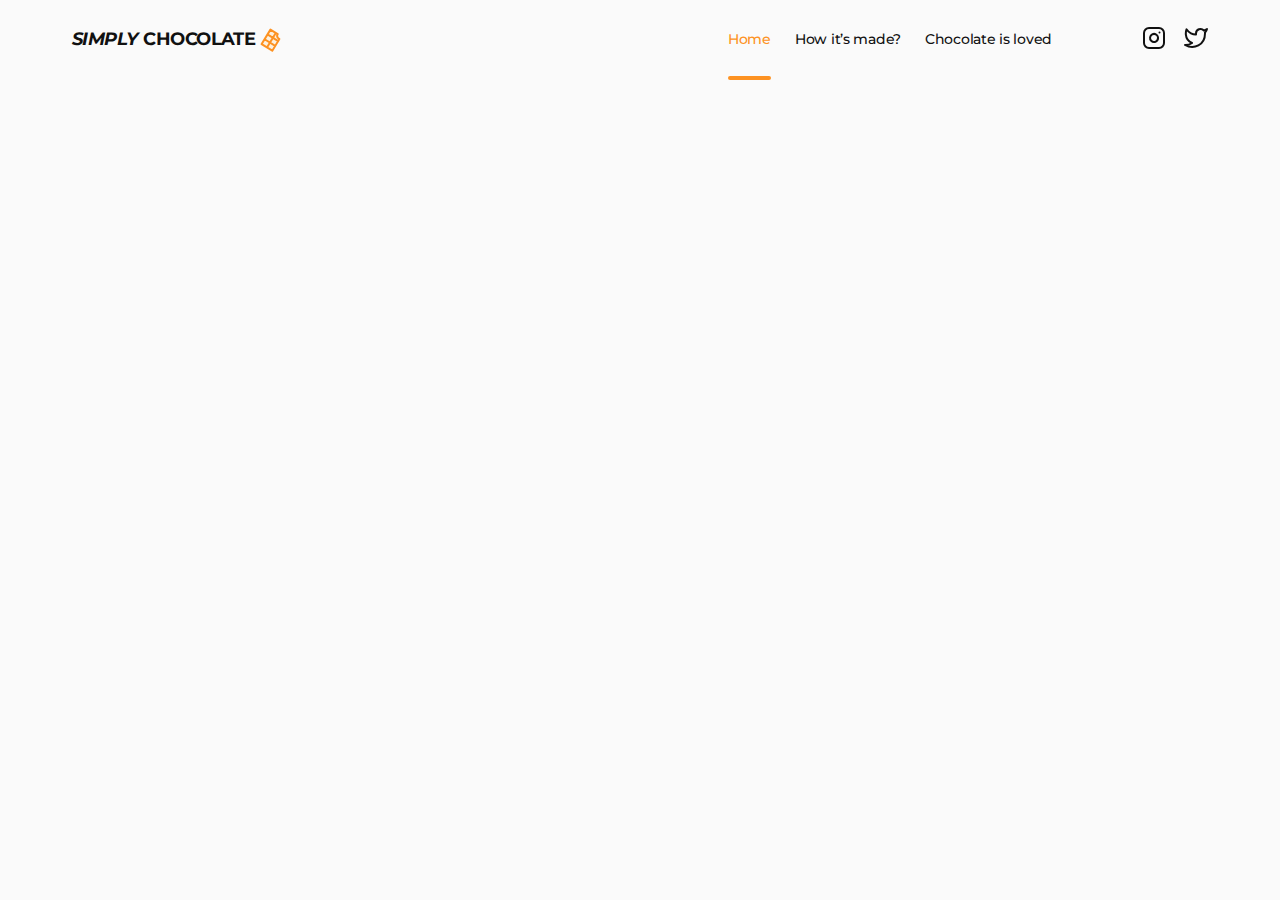
<file: index.html>
<!DOCTYPE html>
<html lang="en">
  <head>
    <meta charset="UTF-8" />
    <meta name="viewport" content="width=device-width, initial-scale=1.0" />
    <title>Simply chocolate</title>
    <!-- Google Fonts links -->
    <link rel="preconnect" href="https://fonts.googleapis.com" />
    <link rel="preconnect" href="https://fonts.gstatic.com" crossorigin />
    <link
      href="https://fonts.googleapis.com/css2?family=Montserrat:ital,wght@0,100..900;1,100..900&display=swap"
      rel="stylesheet"
    />
    <!-- Modern Normalize link -->
    <link
      rel="stylesheet"
      href="https://cdnjs.cloudflare.com/ajax/libs/modern-normalize/2.0.0/modern-normalize.min.css"
    />
    <!-- Own styles link -->
    <link rel="stylesheet" href="./css/styles.css" />
  </head>
  <body>
    <header class="page-header">
      <div class="container page-header-container">
        <nav class="page-nav">
          <a class="logo" href="./index.html">
            <span class="text-italic">SIMPLY</span>&nbsp;CHOCOLATE
            <svg
              class="logo-icon"
              width="24"
              height="24"
              aria-label="simply chocolate logotype"
            >
              <use href="./images/icons/sprite.svg#icon-logo"></use>
            </svg>
          </a>
          <ul class="menu">
            <li class="menu-item">
              <a class="menu-link active" href="./index.html">Home</a>
            </li>
            <li class="menu-item">
              <a class="menu-link" href="#how-made">How it’s made?</a>
            </li>
            <li class="menu-item">
              <a class="menu-link" href="#reviews">Chocolate is loved</a>
            </li>
          </ul>
        </nav>
        <button class="menu-open-btn" type="button">
          <svg
            class="menu-open-btn-icon"
            width="28"
            height="28"
            aria-label="mobile menu open icon"
          >
            <use href="./images/icons/sprite.svg#icon-burger"></use>
          </svg>
        </button>
        <ul class="social-list">
          <li class="social-list-item">
            <a href="" class="social-list-link">
              <svg
                class="social-list-icon"
                width="24"
                height="24"
                aria-label="instagram icon"
              >
                <use href="./images/icons/sprite.svg#icon-instagram"></use>
              </svg>
            </a>
          </li>
          <li class="social-list-item">
            <a href="" class="social-list-link">
              <svg
                class="social-list-icon"
                width="24"
                height="24"
                aria-label="twitter icon"
              >
                <use href="./images/icons/sprite.svg#icon-twitter"></use>
              </svg>
            </a>
          </li>
        </ul>
      </div>
    </header>
    <main>
      <!-- =========== Hero Section =========== -->
      <!-- <section class="hero">
        <div class="container hero-container">
          <h1 class="main-title">
            Treat yourself or a loved one to our finest ingredients for a moment
            of pure delight!
          </h1>
          <div class="hero-bottom-block">
            <button class="buy-now-btn" type="button">Buy now</button>
            <a class="how-made-link" href="#how-made">How it’s made</a>
            <a class="scroll-down-link" href="#benefits">
              scroll down
              <span class="scroll-down-icon-wrapper">
                <svg
                  class="scroll-down-icon"
                  width="22"
                  height="22"
                  aria-label="scroll down link"
                >
                  <use href="./images/icons/sprite.svg#icon-scroll"></use>
                </svg>
              </span>
            </a>
          </div>
        </div>
      </section> -->
      <!-- =========== Benefits Section =========== -->
      <!-- <section class="benefits" id="benefits">
        <div class="container benefits-container">
          <h2 class="visually-hidden">Our benefits</h2>
          <ul class="benefits-list">
            <li class="benefits-list-item">
              <div class="benefits-item-icon-wrapper">
                <svg
                  class="benefits-item-icon"
                  width="32"
                  height="32"
                  aria-label="chocolate icon"
                >
                  <use href="./images/icons/sprite.svg#icon-chocolate"></use>
                </svg>
              </div>
              <h3 class="benefits-list-title">Unsurpassed taste</h3>
              <p class="benefits-list-text">
                Crafted with the finest quality cocoa beans and a dedication to
                perfection, each bite is a decadent experience that simply
                cannot be matched. Savor the richness and complexity of our
                Unsurpassed Taste and discover a new level of chocolate bliss.
              </p>
            </li>
            <li class="benefits-list-item">
              <div class="benefits-item-icon-wrapper">
                <svg
                  class="benefits-item-icon"
                  width="32"
                  height="32"
                  aria-label="coin icon"
                >
                  <use href="./images/icons/sprite.svg#icon-coin"></use>
                </svg>
              </div>
              <h3 class="benefits-list-title">Affordable price</h3>
              <p class="benefits-list-text">
                Indulge in high-quality chocolate without breaking the bank with
                Simply Chocolate's selection of affordable treats. Enjoy
                mouth-watering truffles and velvety chocolate bars without
                sacrificing taste or quality. Browse our selection and indulge
                in affordable luxury today.
              </p>
            </li>
            <li class="benefits-list-item">
              <div class="benefits-item-icon-wrapper">
                <svg
                  class="benefits-item-icon"
                  width="32"
                  height="32"
                  aria-label="chocolate spoon"
                >
                  <use href="./images/icons/sprite.svg#icon-spoon"></use>
                </svg>
              </div>
              <h3 class="benefits-list-title">Own production</h3>
              <p class="benefits-list-text">
                We take pride in our own production process, ensuring that every
                step is carefully crafted to perfection. From selecting the
                finest ingredients to handcrafting each piece, our attention to
                detail is evident in every bite.
              </p>
            </li>
          </ul>
        </div>
      </section> -->
      <!-- =========== Ingredients Section =========== -->
      <!-- <section class="ingredients">
        <div class="container">
          <h2 class="section-title ingredients-section-title">
            It all adds up to one exceptional
            <span class="accent-color">taste</span> sensation
          </h2>
          <p class="ingredients-description">
            At Simply Chocolate, we believe that the secret to exceptional
            chocolate is in the details. From the sourcing of the finest
            ingredients to the careful crafting of each individual piece, every
            step of our process adds up to one exceptional taste sensation.
          </p>
          <ul class="ingredients-list list">
            <li class="ingredients-list-item">
              <img
                class="ingredients-list-img"
                src="./images/ingredients/milk-chocolate.png"
                alt="milk chocolate"
                width="206"
                height="160"
              />
              <h3 class="ingredients-list-title">milk chocolate</h3>

              <div class="ingredient-overlay">
                <h3 class="ingredient-overlay-title">Milk chocolate</h3>
                <ul class="ingredient-overlay-categories">
                  <li
                    class="ingredient-overlay-categoriy ingredient-overlay-categoriy-primary"
                  >
                    chocolate
                  </li>
                  <li
                    class="ingredient-overlay-categoriy ingredient-overlay-categoriy-secondary"
                  >
                    the benefits
                  </li>
                </ul>
                <p class="ingredient-overlay-text">
                  Milk chocolate is a solid chocolate confectionery containing
                  cocoa, sugar and milk. It is the most consumed type of
                  chocolate. Chocolate was originally sold and consumed as a
                  beverage in pre-Columbian times. Although four-fifths of all
                  milk chocolate is sold in the United States and Europe.
                </p>
              </div>
            </li>
            <li class="ingredients-list-item">
              <img
                class="ingredients-list-img"
                src="./images/ingredients/milk.png"
                alt="milk"
                width="206"
                height="160"
              />
              <h3 class="ingredients-list-title">milk</h3>

              <div class="ingredient-overlay">
                <h3 class="ingredient-overlay-title">milk</h3>
                <ul class="ingredient-overlay-categories">
                  <li
                    class="ingredient-overlay-categoriy ingredient-overlay-categoriy-primary"
                  >
                    milk
                  </li>
                  <li
                    class="ingredient-overlay-categoriy ingredient-overlay-categoriy-secondary"
                  >
                    the benefits
                  </li>
                </ul>
                <p class="ingredient-overlay-text">
                  Milk is a white liquid food produced by the mammary glands of
                  mammals. It is the primary source of nutrition for young
                  mammals (including breastfed human infants) before they are
                  able to digest solid food.Early-lactation milk, which is
                  called colostrum, contains antibodies that strengthen the
                  immune system.
                </p>
              </div>
            </li>
            <li class="ingredients-list-item">
              <img
                class="ingredients-list-img"
                src="./images/ingredients/nuts.png"
                alt="nuts"
                width="206"
                height="160"
              />
              <h3 class="ingredients-list-title">nuts</h3>

              <div class="ingredient-overlay">
                <h3 class="ingredient-overlay-title">nuts</h3>
                <ul class="ingredient-overlay-categories">
                  <li
                    class="ingredient-overlay-categoriy ingredient-overlay-categoriy-primary"
                  >
                    nuts
                  </li>
                  <li
                    class="ingredient-overlay-categoriy ingredient-overlay-categoriy-secondary"
                  >
                    the benefits
                  </li>
                </ul>
                <p class="ingredient-overlay-text">
                  Almonds, pistachios, and walnuts are some types of nuts that
                  contain healthy nutrients. When eaten as part of a
                  nutrient-dense diet, these 9 nuts may offer benefits such as
                  reducing your risk of heart disease. They’re a good source of
                  fiber, healthy fats, and plant protein. Plus, they’re great on
                  their own.
                </p>
              </div>
            </li>
            <li class="ingredients-list-item">
              <img
                class="ingredients-list-img"
                src="./images/ingredients/semi-sweet-chocolate.png"
                alt="semi-sweet chocolate"
                width="206"
                height="160"
              />
              <h3 class="ingredients-list-title">semi - sweet chocolate</h3>

              <div class="ingredient-overlay">
                <h3 class="ingredient-overlay-title">semi - sweet chocolate</h3>
                <ul class="ingredient-overlay-categories">
                  <li
                    class="ingredient-overlay-categoriy ingredient-overlay-categoriy-primary"
                  >
                    sweet chocolate
                  </li>
                  <li
                    class="ingredient-overlay-categoriy ingredient-overlay-categoriy-secondary"
                  >
                    the benefits
                  </li>
                </ul>
                <p class="ingredient-overlay-text">
                  Semi-sweet chocolate has a cocoa solid content of 35 to 65%.
                  One of the best ways to gain an understanding of this type of
                  chocolate is to compare it to a different type of chocolate.
                  Semisweet is darker than milk chocolate. In a taste
                  comparison, it has a slightly bitter taste whereas milk
                  chocolate is sweeter and more mellow.
                </p>
              </div>
            </li>
          </ul>
        </div>
      </section> -->
      <!-- =========== How Made Section =========== -->
      <!-- <section class="how-made" id="how-made">
        <div class="container">
          <h2 class="section-title">
            How it’s <span class="accent-color">made</span>?
          </h2>
          <div class="how-made-content-wrapper">
            <img
              class="how-made-img"
              src="./images/how-made/how-made.jpg"
              alt="chocolate making process"
              width="600"
              height="400"
            />
            <div class="how-made-text-wrapper">
              <h3 class="how-made-title">
                Try our chocolates today and discover the perfect balance of
                flavor
              </h3>
              <ul class="how-made-list">
                <li class="how-made-list-item">
                  Heat the milk in a saucepan without bringing it to a boil. Add
                  sugar and cocoa powder.
                </li>
                <li class="how-made-list-item">
                  At the same time, prepare a water bath. Melt the butter on it.
                </li>
                <li class="how-made-list-item">
                  "Mix" the milk mixture and already liquid butter. Mix
                  thoroughly with a silicone spatula so that the mass becomes
                  uniform and silky.
                </li>
                <li class="how-made-list-item">
                  Heat the mixture over low heat, letting it barely boil.
                </li>
                <li class="how-made-list-item">
                  Pour the chocolate into special containers (can be replaced
                  with ice molds). Allow to cool and harden.
                </li>
              </ul>
            </div>
          </div>
        </div>
      </section> -->
      <!-- =========== Reviews Section =========== -->
      <!-- <section class="reviews" id="reviews">
        <div class="container">
          <h2 class="section-title reviews-title">
            <span class="accent-color">Chocolate</span> is loved
          </h2>
          <ul class="reviews-list list">
            <li class="reviews-list-item">
              <img
                class="reviews-list-avatar"
                src="./images/reviews/victoria-dobrzhanska.png"
                alt="Victoria Dobrzhanska"
                width="80"
                height="80"
              />
              <h3 class="reviews-list-fullname">Victoria Dobrzhanska</h3>
              <p class="reviews-list-text">
                I love this chocolate bar. Perfect combination of light crispy
                wafer, covered in a thin layer chocolate.
              </p>
            </li>
            <li class="reviews-list-item">
              <img
                class="reviews-list-avatar"
                src="./images/reviews/nazar-babenko.png"
                alt="Nazar Babenko"
                width="80"
                height="80"
              />
              <h3 class="reviews-list-fullname">Nazar Babenko</h3>
              <p class="reviews-list-text">
                This chocolate confection is a delight! A delight! The wafer is
                light and crisp, the hazelnut cream is smooth, and the chocolate
                is good.
              </p>
            </li>
            <li class="reviews-list-item">
              <img
                class="reviews-list-avatar"
                src="./images/reviews/olena-kampusch.png"
                alt="Olena Kampusch"
                width="80"
                height="80"
              />
              <h3 class="reviews-list-fullname">Olena Kampusch</h3>
              <p class="reviews-list-text">
                Chocolate is a family favourite treat. Love the delicious smooth
                chocolate and the creaminess inside. The wafer is soft but
                crunchy.
              </p>
            </li>
          </ul>
          <button class="leave-review-btn" type="button">Leave a review</button>
        </div>
      </section> -->
    </main>
    <!-- <footer class="page-footer">
      <div class="container">
        <div class="page-footer-top-block">
          <h2 class="page-footer-title">
            <span class="accent-color">Chocolate</span> a delicious cure for a
            bad day
          </h2>
          <address class="contact-block">
            <p class="contact-text">Contact us</p>
            <ul class="contact-list list">
              <li class="contact-list-item">
                <a class="contact-list-link link" href="tel:+380684439426"
                  >+380 (68) 443-94-26</a
                >
              </li>
              <li class="contact-list-item">
                <a
                  class="contact-list-link link"
                  href="mailto:simplychoc@gmail.com"
                  >simplychoc@gmail.com</a
                >
              </li>
            </ul>
          </address>
        </div>

        <nav class="page-navigation">
          <ul class="menu list">
            <li class="menu-item">
              <a class="menu-link page-footer-menu-link" href="./index.html"
                >Home</a
              >
            </li>
            <li class="menu-item">
              <a class="menu-link page-footer-menu-link" href=""
                >How it’s made?</a
              >
            </li>
            <li class="menu-item">
              <a class="menu-link page-footer-menu-link" href=""
                >Chocolate is loved</a
              >
            </li>
          </ul>
        </nav>
      </div>
    </footer> -->

    <!-- <div class="backdrop is-open">
      <div class="modal">
        <button class="modal-close-btn" type="button">
          <svg
            class="modal-close-btn-icon"
            width="28"
            height="28"
            aria-label="close icon"
          >
            <use href="./images/icons/sprite.svg#icon-close"></use>
          </svg>
        </button>
        <p class="review-form-description">
          leave a review about <span class="accent-color">our chocolate</span>
        </p>
        <form class="review-form">
          <div class="review-form-field-wrapper">
            <label for="user-name" class="review-form-field-label">Name</label>

            <div class="review-form-input-wrapper">
              <input
                type="text"
                class="review-form-input"
                name="user-name"
                id="user-name"
                pattern="[a-zA-Zа-яА-ЯіІїЇєЄґҐʼ]+"
                title="Oleksii"
                required
              />
              <svg class="review-form-field-icon" width="24" height="24">
                <use href="./images/icons/sprite.svg#icon-user-avatar"></use>
              </svg>
            </div>
          </div>
          <div class="review-form-field-wrapper">
            <label for="user-email" class="review-form-field-label">
              Email
            </label>
            <div class="review-form-input-wrapper">
              <input
                type="email"
                class="review-form-input"
                name="user-email"
                id="user-email"
                required
              />
              <svg class="review-form-field-icon" width="24" height="24">
                <use href="./images/icons/sprite.svg#icon-email"></use>
              </svg>
            </div>
          </div>
          <div class="review-form-field-wrapper">
            <label for="user-phone" class="review-form-field-label">
              Phone number
            </label>
            <div class="review-form-input-wrapper">
              <input
                type="tel"
                class="review-form-input"
                name="user-phone"
                id="user-phone"
                pattern="[0-9]{3}-[0-9]{3}-[0-9]{2}-[0-9]{2}"
                title="xxx-xxx-xx-xx"
                required
              />
              <svg class="review-form-field-icon" width="24" height="24">
                <use href="./images/icons/sprite.svg#icon-phone"></use>
              </svg>
            </div>
          </div>
          <div class="review-form-field-wrapper">
            <label for="user-comment" class="review-form-field-label">
              Comment
            </label>
            <textarea
              class="review-form-message"
              name="user-comment"
              id="user-comment"
              placeholder="Enter text"
              required
            ></textarea>
          </div>
          <div class="review-form-checkbox-wrapper">
            <input
              type="checkbox"
              class="review-form-privacy-checkbox visually-hidden"
              id="privacy-policy"
              name="privacy-policy"
              value="true"
              required
            />
            <label for="privacy-policy" class="review-form-checkbox-label">
              <span class="review-form-own-checkbox">
                <svg
                  class="review-form-own-checkbox-icon"
                  width="10"
                  height="10"
                >
                  <use href="./images/icons/sprite.svg#icon-checkmark"></use>
                </svg>
              </span>
              I accept the terms and conditions of the
              <a class="privacy-policy-link" href="">Privacy Policy</a>
            </label>
          </div>
          <button class="review-form-submit-btn" type="submit">Send</button>
        </form>
      </div>
    </div> -->

    <div class="mobile-menu">
      <div class="container mobile-menu-container">
        <button class="mobile-menu-close-btn">
          <svg class="mobile-menu-close-icon" width="28" height="28">
            <use href="./images/icons/sprite.svg#icon-close"></use>
          </svg>
        </button>

        <ul class="mobile-nav-menu">
          <li><a href="">link 1</a></li>
          <li><a href="">link 2</a></li>
          <li><a href="">link 3</a></li>
        </ul>

        <ul>
          <li><a href="">social 1</a></li>
          <li><a href="">social 2</a></li>
        </ul>
      </div>
    </div>
  </body>
</html>
</file>
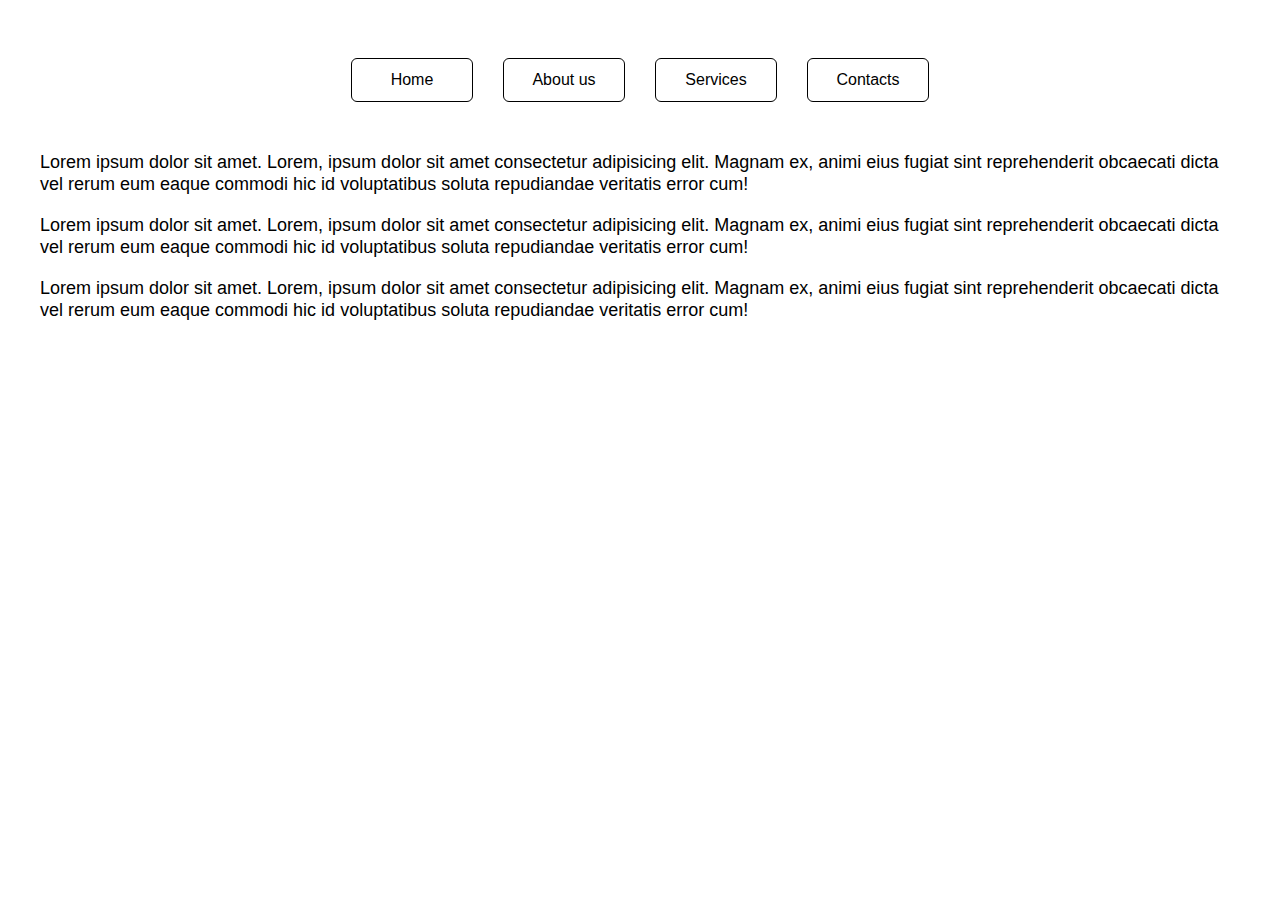
<file: pseudo.html>
<!DOCTYPE html>
<html lang="en">
  <head>
    <meta charset="UTF-8" />
    <meta name="viewport" content="width=device-width, initial-scale=1.0" />
    <title>Pseudo-classes</title>
    <link rel="stylesheet" href="./css/pseudo.css" />
  </head>

  <body>
    <header class="header">
      <nav class="navigation">
        <ul class="navigation-list list">
          <li class="navigation-list-item">
            <a href="#adfaddfsdafdsafasdsdsff" class="navigation-list-link link"
              >Home</a
            >
          </li>
          <li class="navigation-list-item">
            <a
              href="#mcmvmdsdafdasfddsfdsffsdfcv"
              class="navigation-list-link link"
              >About us</a
            >
          </li>
          <li class="navigation-list-item">
            <a href="#bldsafadsfasfdaodjkj" class="navigation-list-link link"
              >Services</a
            >
          </li>
          <li class="navigation-list-item">
            <a
              href="#oooododadsfadsfsfsdfsdfooo"
              class="navigation-list-link link"
              >Contacts</a
            >
          </li>
        </ul>
      </nav>
    </header>
    <main>
      <section class="container">
        <p class="description">
          Lorem ipsum dolor sit amet. Lorem, ipsum dolor sit amet consectetur
          adipisicing elit. Magnam ex, animi eius fugiat sint reprehenderit
          obcaecati dicta vel rerum eum eaque commodi hic id voluptatibus soluta
          repudiandae veritatis error cum!
        </p>

        <p class="description">
          Lorem ipsum dolor sit amet. Lorem, ipsum dolor sit amet consectetur
          adipisicing elit. Magnam ex, animi eius fugiat sint reprehenderit
          obcaecati dicta vel rerum eum eaque commodi hic id voluptatibus soluta
          repudiandae veritatis error cum!
        </p>

        <p class="description">
          Lorem ipsum dolor sit amet. Lorem, ipsum dolor sit amet consectetur
          adipisicing elit. Magnam ex, animi eius fugiat sint reprehenderit
          obcaecati dicta vel rerum eum eaque commodi hic id voluptatibus soluta
          repudiandae veritatis error cum!
        </p>
      </section>
    </main>
  </body>
</html>
</file>
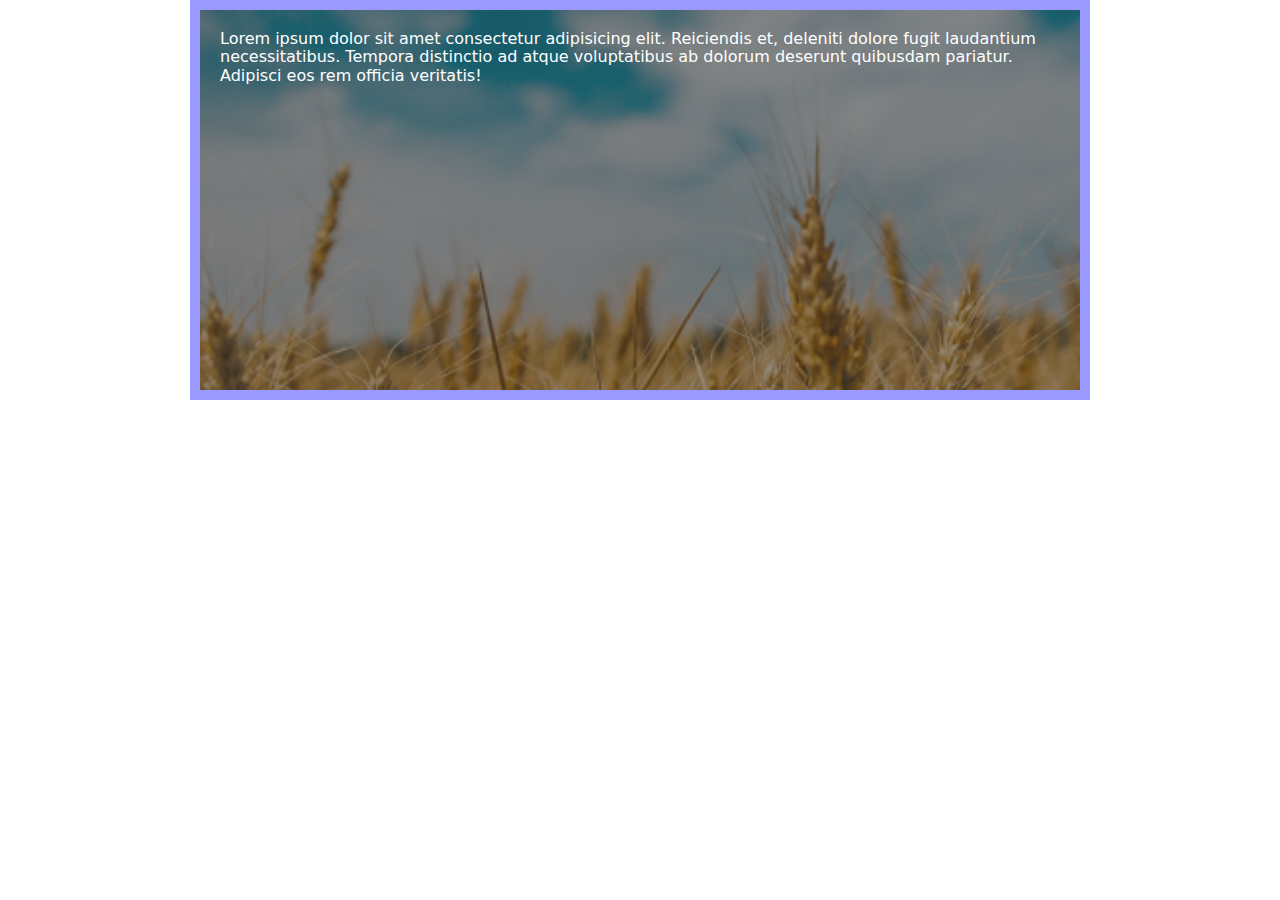
<file: pages/background.html>
<!DOCTYPE html>
<html lang="en">
  <head>
    <meta charset="UTF-8" />
    <meta name="viewport" content="width=device-width, initial-scale=1.0" />
    <title>Background</title>
    <link
      rel="stylesheet"
      href="https://cdn.jsdelivr.net/npm/modern-normalize@1.1.0/modern-normalize.min.css"
    />
    <link rel="stylesheet" href="../css/background.css" />
  </head>
  <body>
    <div class="background">
      Lorem ipsum dolor sit amet consectetur adipisicing elit. Reiciendis et,
      deleniti dolore fugit laudantium necessitatibus. Tempora distinctio ad
      atque voluptatibus ab dolorum deserunt quibusdam pariatur. Adipisci eos
      rem officia veritatis!
    </div>
  </body>
</html>
</file>
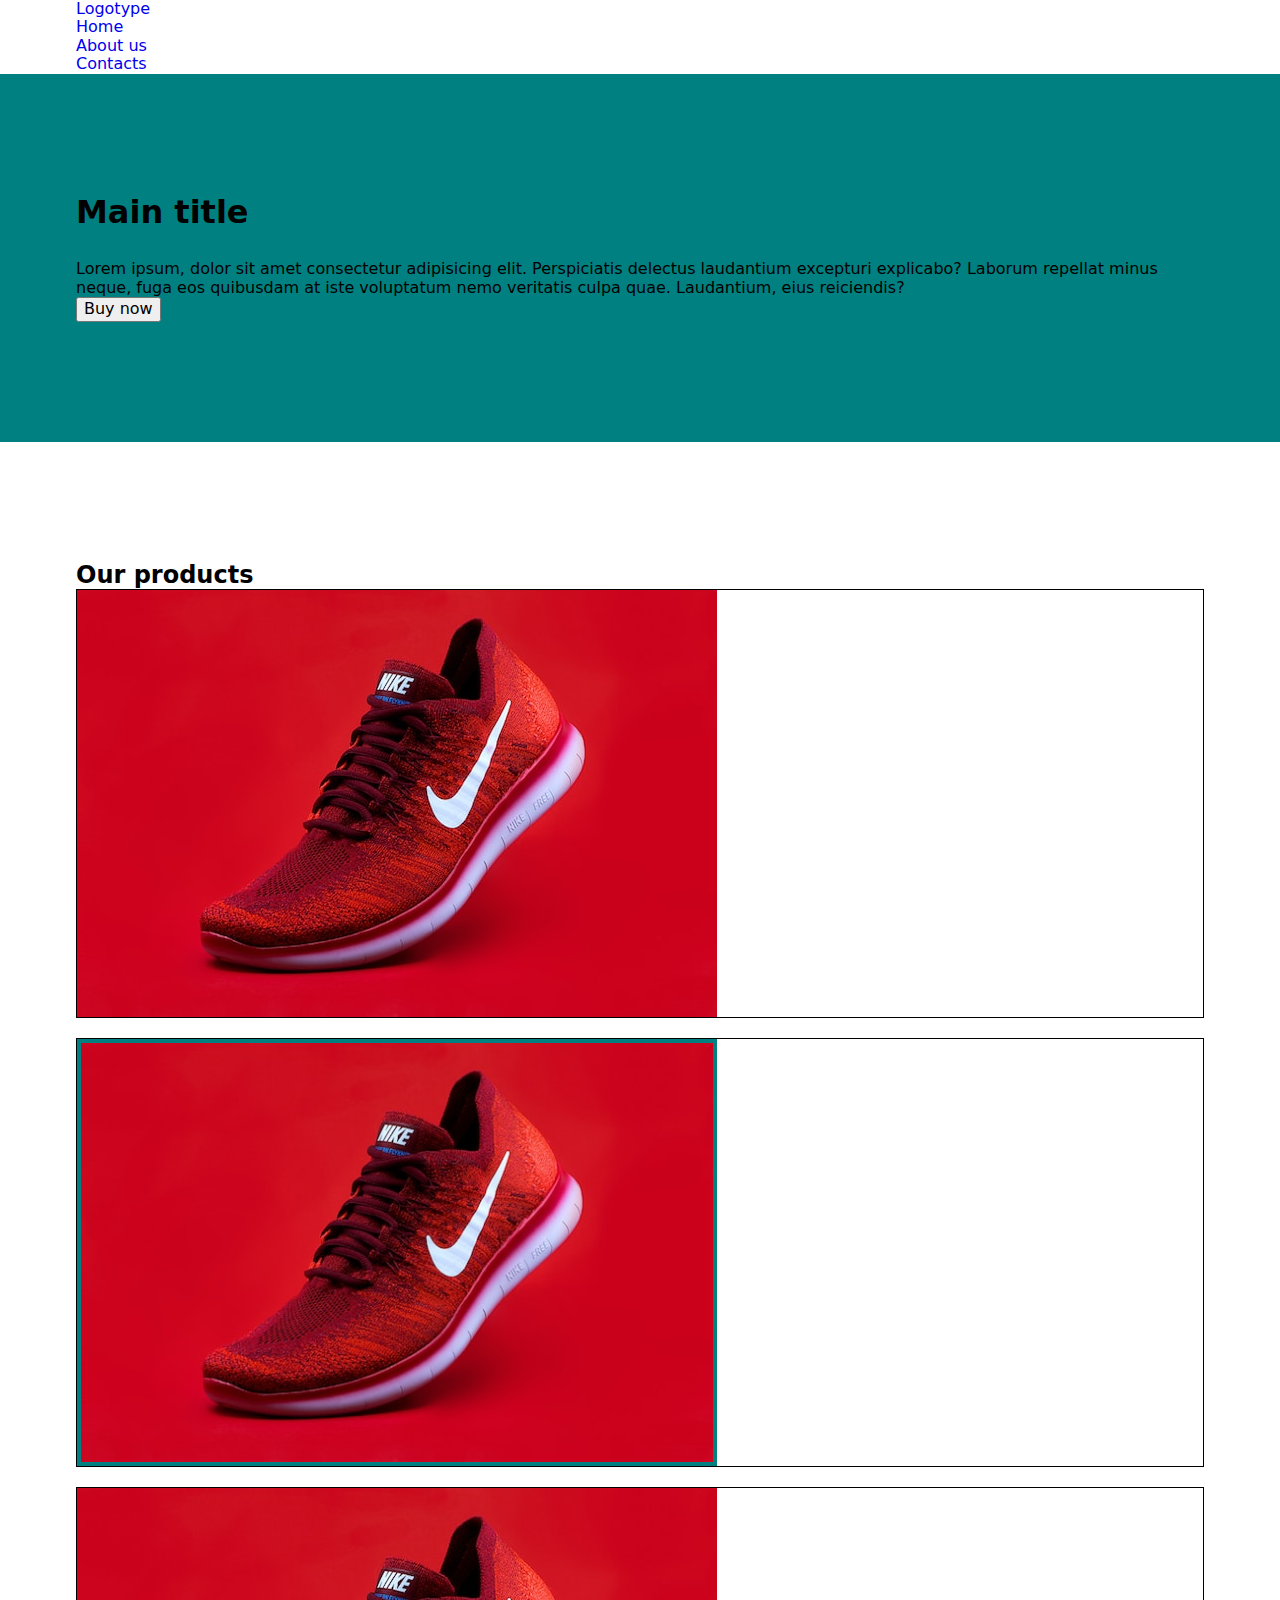
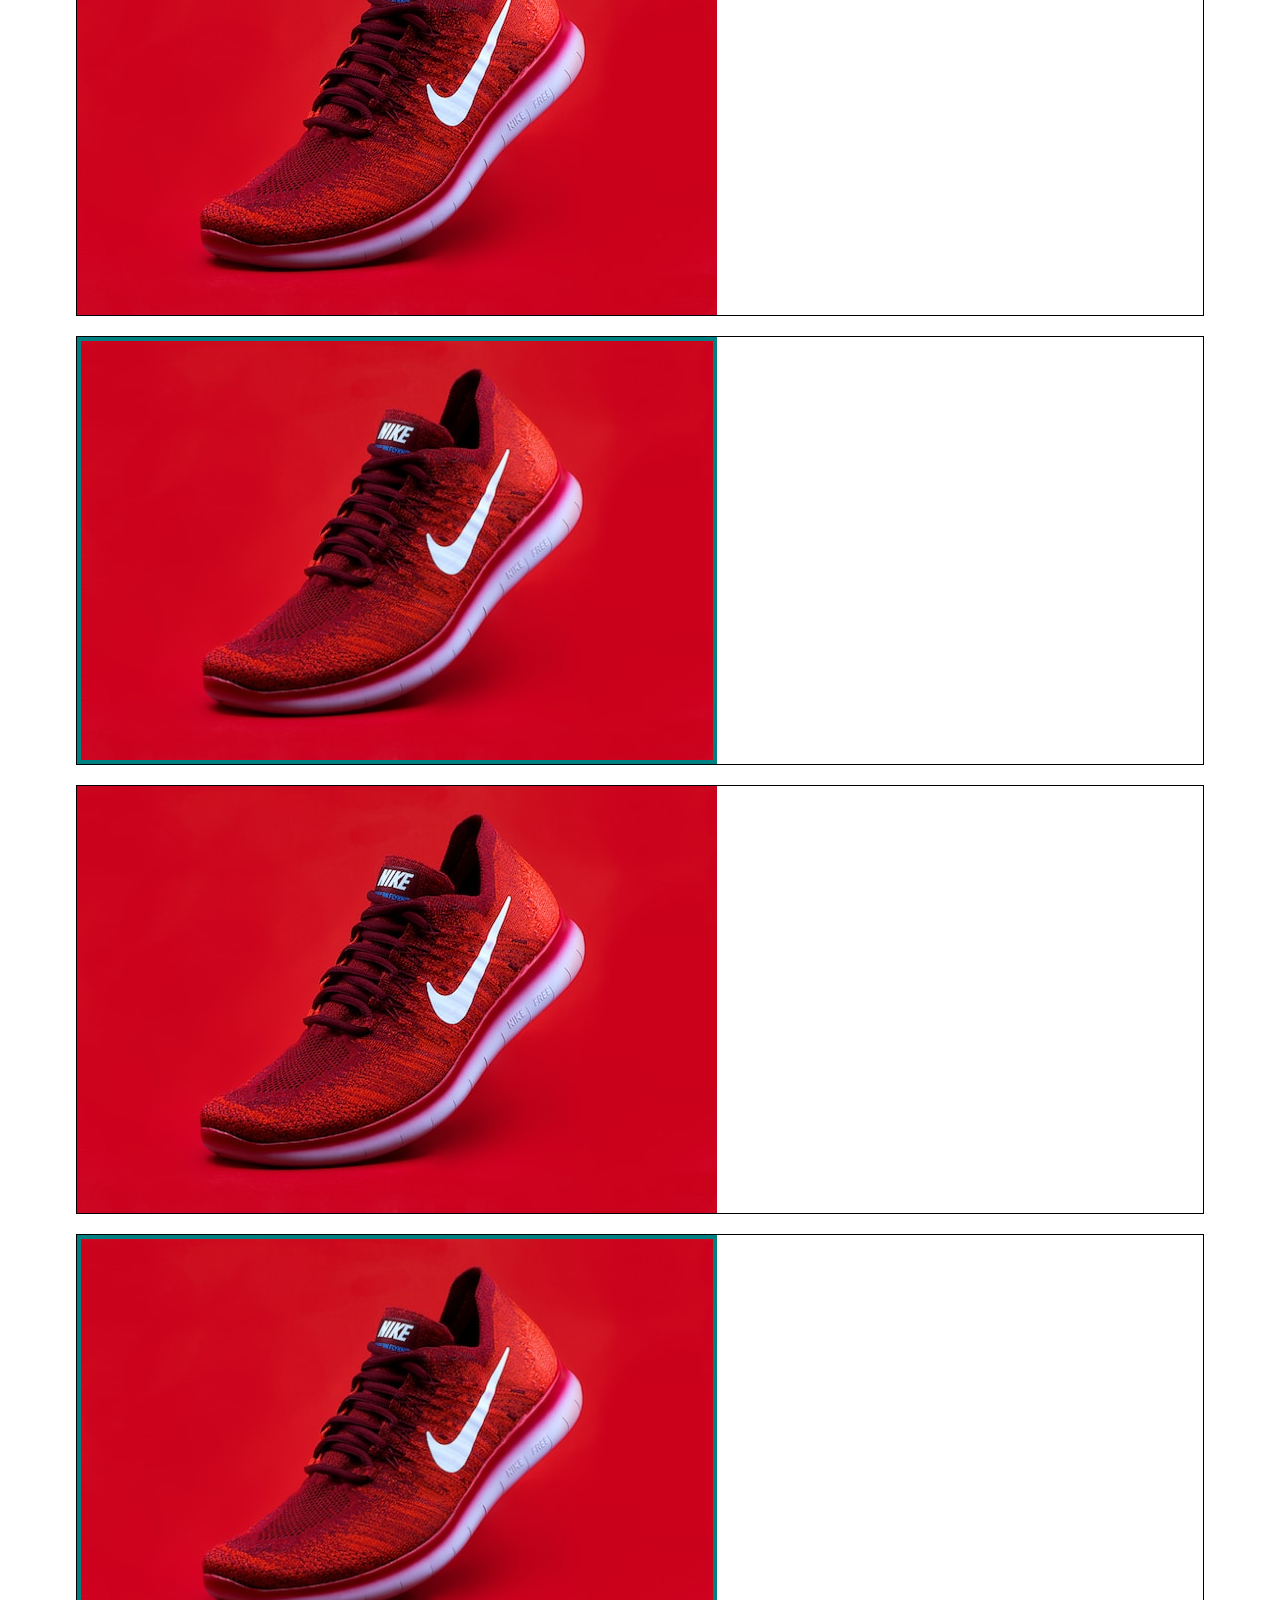
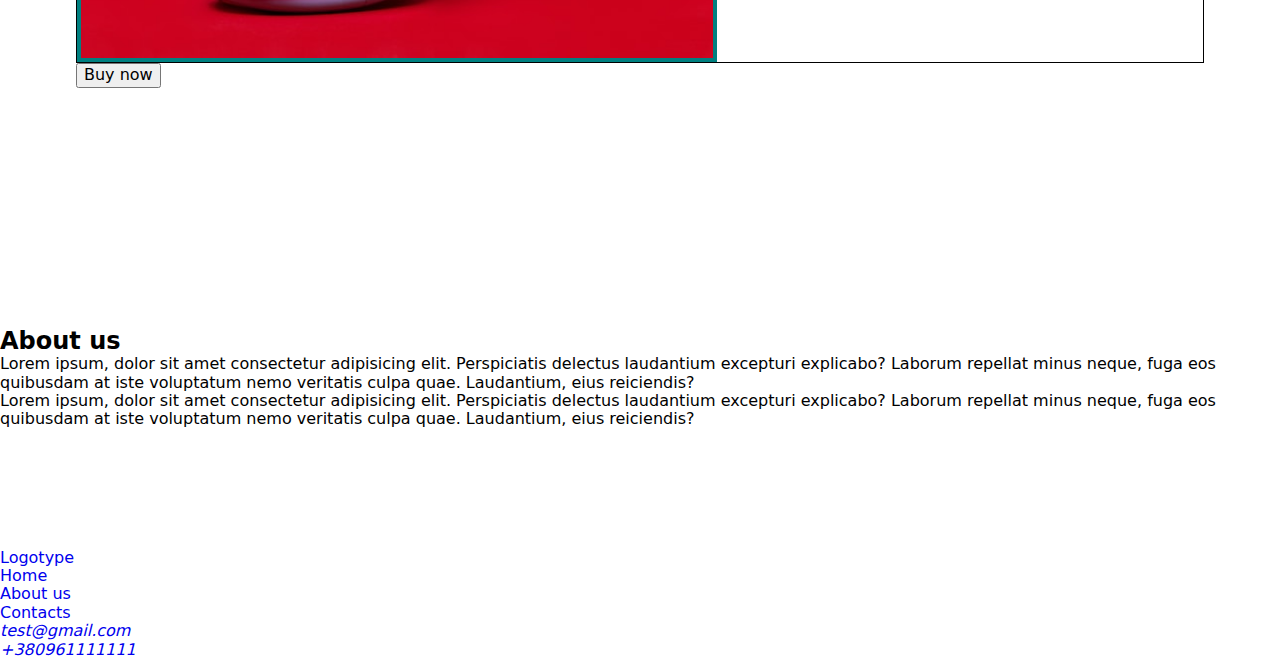
<file: pages/block-model.html>
<!DOCTYPE html>
<html lang="en">
  <head>
    <meta charset="UTF-8" />
    <meta name="viewport" content="width=device-width, initial-scale=1.0" />
    <title>Block model</title>
    <link
      rel="stylesheet"
      href="https://cdnjs.cloudflare.com/ajax/libs/modern-normalize/2.0.0/modern-normalize.min.css"
    />
    <link rel="stylesheet" href="../css/block-model.css" />
  </head>
  <body>
    <!-- HEADER SECTION -->
    <header class="page-header">
      <div class="container">
        <nav class="page-navigation">
          <a href="#" class="logo">Logotype</a>
          <ul class="menu">
            <li class="menu-item">
              <a href="./block-model.html" class="menu-link">Home</a>
            </li>
            <li class="menu-item">
              <a href="#about" class="menu-link">About us</a>
            </li>
            <li class="menu-item">
              <a href="#contacts" class="menu-link">Contacts</a>
            </li>
          </ul>
        </nav>
      </div>
    </header>
    <main>
      <!-- HERO SECTION -->
      <section class="hero section-paddings">
        <div class="container">
          <h1 class="main-title">Main title</h1>
          <p class="hero-description">
            Lorem ipsum, dolor sit amet consectetur adipisicing elit.
            Perspiciatis delectus laudantium excepturi explicabo? Laborum
            repellat minus neque, fuga eos quibusdam at iste voluptatum nemo
            veritatis culpa quae. Laudantium, eius reiciendis?
          </p>
          <button class="buy-now-btn" type="button">Buy now</button>
        </div>
      </section>
      <!-- OUR PRODUCTS SECTION -->
      <section class="products section-paddings">
        <div class="container">
          <h2 class="title">Our products</h2>
          <ul class="products-list">
            <li class="products-list-item">
              <img
                class="products-list-img"
                src="../images/nike-sneaker.jpg"
                alt="unpaired red Nike sneaker"
                width="640"
                height="427"
              />
            </li>
            <li class="products-list-item">
              <img
                class="products-list-img"
                src="../images/nike-sneaker.jpg"
                alt="unpaired red Nike sneaker"
                width="640"
                height="427"
              />
            </li>
            <li class="products-list-item">
              <img
                class="products-list-img"
                src="../images/nike-sneaker.jpg"
                alt="unpaired red Nike sneaker"
                width="640"
                height="427"
              />
            </li>
            <li class="products-list-item">
              <img
                class="products-list-img"
                src="../images/nike-sneaker.jpg"
                alt="unpaired red Nike sneaker"
                width="640"
                height="427"
              />
            </li>
            <li class="products-list-item">
              <img
                class="products-list-img"
                src="../images/nike-sneaker.jpg"
                alt="unpaired red Nike sneaker"
                width="640"
                height="427"
              />
            </li>
            <li class="products-list-item">
              <img
                class="products-list-img"
                src="../images/nike-sneaker.jpg"
                alt="unpaired red Nike sneaker"
                width="640"
                height="427"
              />
            </li>
          </ul>
          <button class="buy-now-btn" type="button">Buy now</button>
        </div>
      </section>
      <!-- ABOUT SECTION -->
      <section class="about-us section-paddings" id="about">
        <h2 class="title">About us</h2>
        <p class="about-text">
          Lorem ipsum, dolor sit amet consectetur adipisicing elit. Perspiciatis
          delectus laudantium excepturi explicabo? Laborum repellat minus neque,
          fuga eos quibusdam at iste voluptatum nemo veritatis culpa quae.
          Laudantium, eius reiciendis?
        </p>
        <p class="about-text">
          Lorem ipsum, dolor sit amet consectetur adipisicing elit. Perspiciatis
          delectus laudantium excepturi explicabo? Laborum repellat minus neque,
          fuga eos quibusdam at iste voluptatum nemo veritatis culpa quae.
          Laudantium, eius reiciendis?
        </p>
      </section>
    </main>
    <!-- FOOTER SECTION -->
    <footer class="page-footer">
      <nav class="page-navigation">
        <a href="#" class="logo">Logotype</a>
        <ul class="menu">
          <li class="menu-item">
            <a href="./block-model.html" class="menu-link">Home</a>
          </li>
          <li class="menu-item">
            <a href="#about" class="menu-link">About us</a>
          </li>
          <li class="menu-item">
            <a href="#contacts" class="menu-link">Contacts</a>
          </li>
        </ul>
      </nav>
      <address id="contacts">
        <ul class="contact-list">
          <li class="contact-list-item">
            <a href="mailto:test@gmail.com" class="contact-list-link"
              >test@gmail.com</a
            >
          </li>
          <li class="contact-list-item">
            <a href="tel:+380961111111" class="contact-list-link"
              >+380961111111</a
            >
          </li>
        </ul>
      </address>
    </footer>
  </body>
</html>
</file>
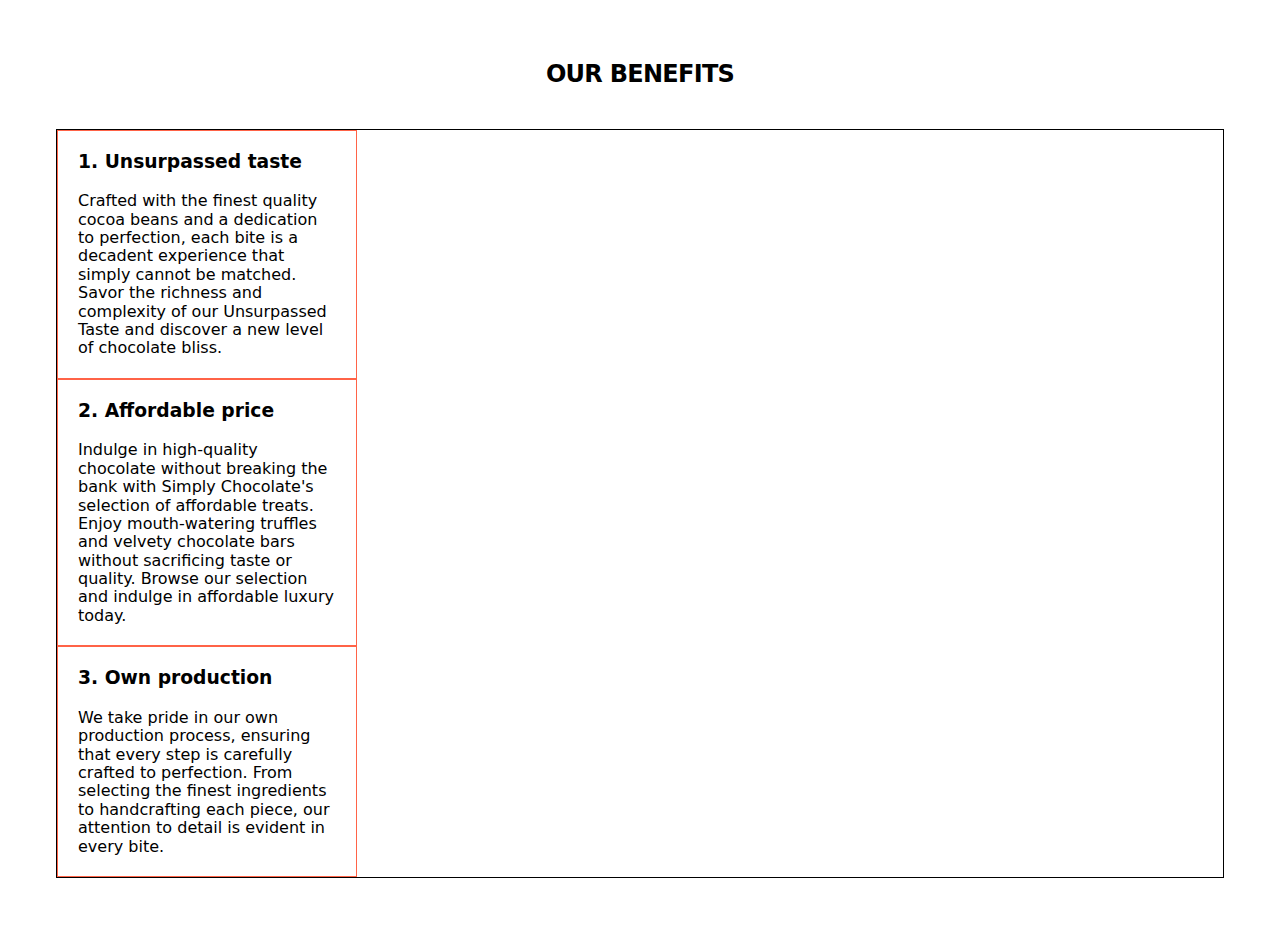
<file: pages/flexbox.html>
<!DOCTYPE html>
<html lang="en">
  <head>
    <meta charset="UTF-8" />
    <meta name="viewport" content="width=device-width, initial-scale=1.0" />
    <title>Flexbox model</title>
    <link
      rel="stylesheet"
      href="https://cdn.jsdelivr.net/npm/modern-normalize@1.1.0/modern-normalize.min.css"
    />
    <link rel="stylesheet" href="../css/flexbox.css" />
  </head>
  <body>
    <main>
      <section class="benefits">
        <div class="container">
          <h2 class="title">Our benefits</h2>
          <ul class="benefits-list">
            <li class="benefits-list-item benefits-list-item-first">
              <h3 class="benefits-list-title">1. Unsurpassed taste</h3>
              <p class="benefits-list-text">
                Crafted with the finest quality cocoa beans and a dedication to
                perfection, each bite is a decadent experience that simply
                cannot be matched. Savor the richness and complexity of our
                Unsurpassed Taste and discover a new level of chocolate bliss.
              </p>
            </li>
            <li class="benefits-list-item benefits-list-item-second">
              <h3 class="benefits-list-title">2. Affordable price</h3>
              <p class="benefits-list-text">
                Indulge in high-quality chocolate without breaking the bank with
                Simply Chocolate's selection of affordable treats. Enjoy
                mouth-watering truffles and velvety chocolate bars without
                sacrificing taste or quality. Browse our selection and indulge
                in affordable luxury today.
              </p>
            </li>
            <li class="benefits-list-item benefits-list-item-third">
              <h3 class="benefits-list-title">3. Own production</h3>
              <p class="benefits-list-text">
                We take pride in our own production process, ensuring that every
                step is carefully crafted to perfection. From selecting the
                finest ingredients to handcrafting each piece, our attention to
                detail is evident in every bite.
              </p>
            </li>
          </ul>
        </div>
      </section>
    </main>
  </body>
</html>
</file>
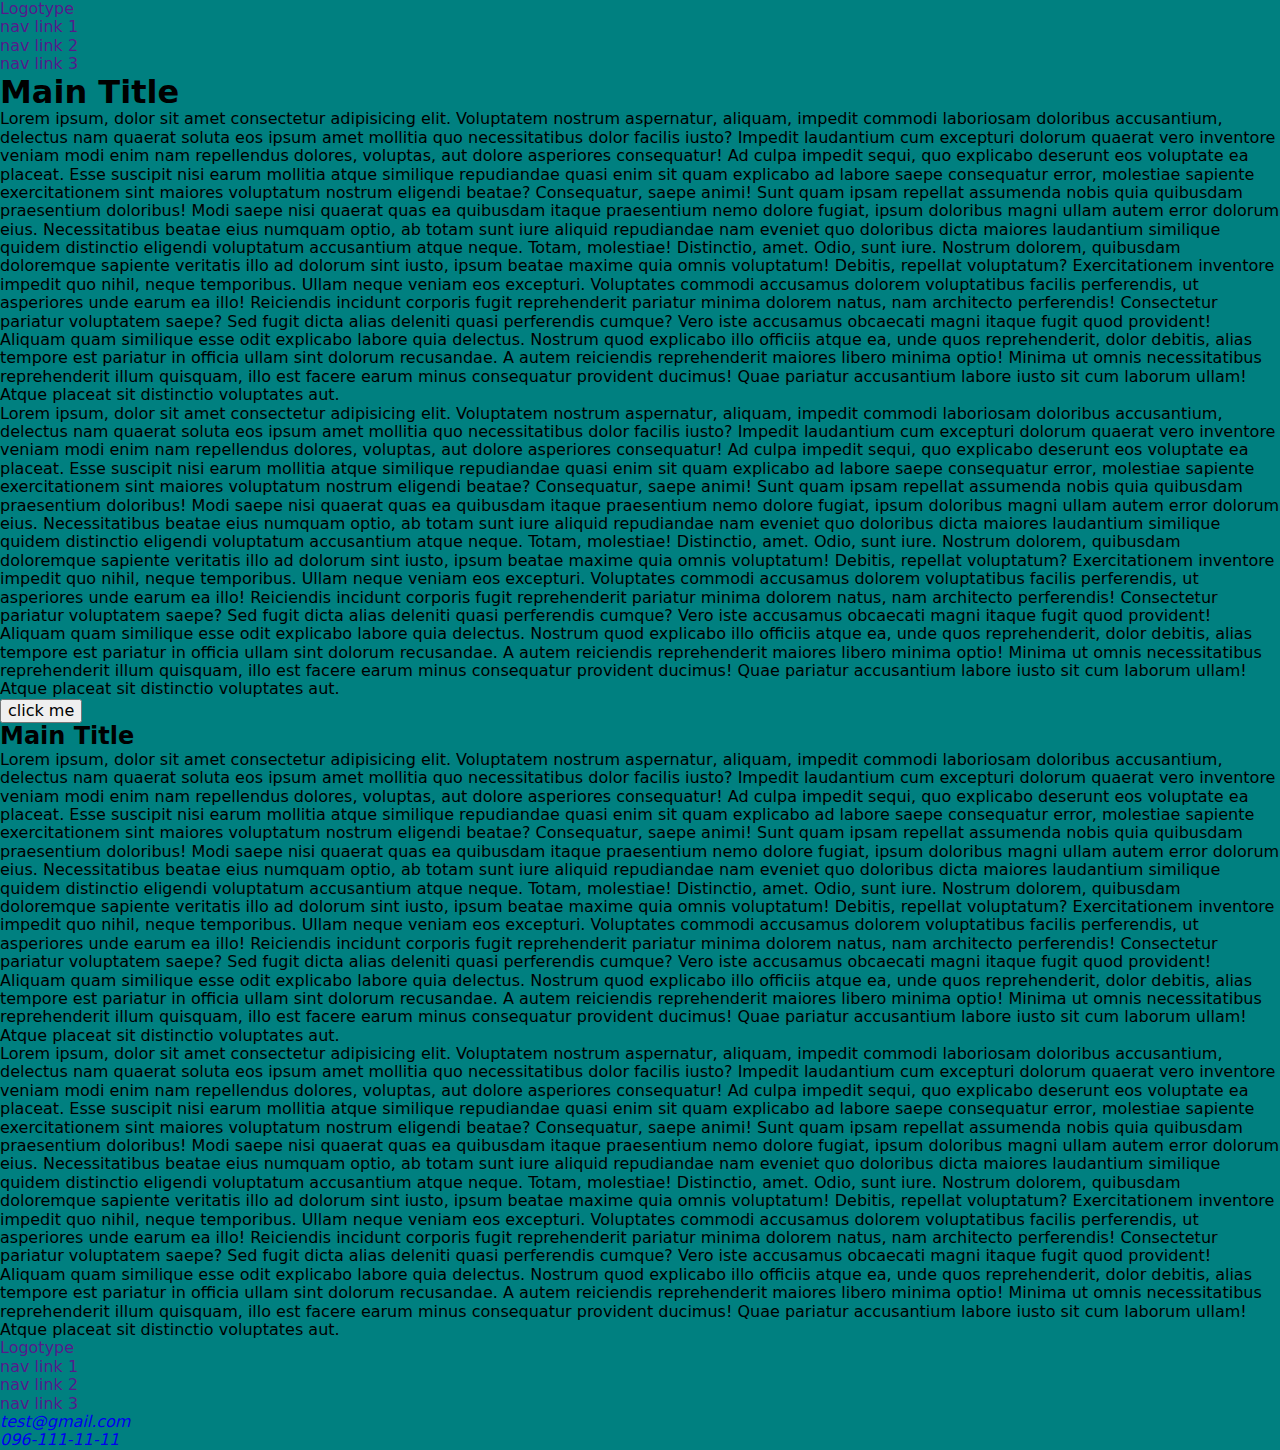
<file: pages/media.html>
<!DOCTYPE html>

<html lang="en">
  <head>
    <meta charset="UTF-8" />
    <meta name="viewport" content="width=device-width, initial-scale=1.0" />
    <title>Media queries</title>
    <link
      rel="stylesheet"
      href="https://cdn.jsdelivr.net/npm/modern-normalize@2.0.0/modern-normalize.min.css"
    />
    <link rel="stylesheet" href="../css/common.css" />
    <link rel="stylesheet" href="../css/media.css" />
  </head>
  <body>
    <header class="page-header">
      <nav class="page-nav">
        <a href="" class="logo">Logotype</a>
        <ul class="menu">
          <li class="menu-item">
            <a href="" class="menu-link">nav link 1</a>
          </li>
          <li class="menu-item">
            <a href="" class="menu-link">nav link 2</a>
          </li>
          <li class="menu-item">
            <a href="" class="menu-link">nav link 3</a>
          </li>
        </ul>
      </nav>
    </header>
    <main>
      <section>
        <h1 class="main-title">Main Title</h1>
        <p class="text">
          Lorem ipsum, dolor sit amet consectetur adipisicing elit. Voluptatem
          nostrum aspernatur, aliquam, impedit commodi laboriosam doloribus
          accusantium, delectus nam quaerat soluta eos ipsum amet mollitia quo
          necessitatibus dolor facilis iusto? Impedit laudantium cum excepturi
          dolorum quaerat vero inventore veniam modi enim nam repellendus
          dolores, voluptas, aut dolore asperiores consequatur! Ad culpa impedit
          sequi, quo explicabo deserunt eos voluptate ea placeat. Esse suscipit
          nisi earum mollitia atque similique repudiandae quasi enim sit quam
          explicabo ad labore saepe consequatur error, molestiae sapiente
          exercitationem sint maiores voluptatum nostrum eligendi beatae?
          Consequatur, saepe animi! Sunt quam ipsam repellat assumenda nobis
          quia quibusdam praesentium doloribus! Modi saepe nisi quaerat quas ea
          quibusdam itaque praesentium nemo dolore fugiat, ipsum doloribus magni
          ullam autem error dolorum eius. Necessitatibus beatae eius numquam
          optio, ab totam sunt iure aliquid repudiandae nam eveniet quo
          doloribus dicta maiores laudantium similique quidem distinctio
          eligendi voluptatum accusantium atque neque. Totam, molestiae!
          Distinctio, amet. Odio, sunt iure. Nostrum dolorem, quibusdam
          doloremque sapiente veritatis illo ad dolorum sint iusto, ipsum beatae
          maxime quia omnis voluptatum! Debitis, repellat voluptatum?
          Exercitationem inventore impedit quo nihil, neque temporibus. Ullam
          neque veniam eos excepturi. Voluptates commodi accusamus dolorem
          voluptatibus facilis perferendis, ut asperiores unde earum ea illo!
          Reiciendis incidunt corporis fugit reprehenderit pariatur minima
          dolorem natus, nam architecto perferendis! Consectetur pariatur
          voluptatem saepe? Sed fugit dicta alias deleniti quasi perferendis
          cumque? Vero iste accusamus obcaecati magni itaque fugit quod
          provident! Aliquam quam similique esse odit explicabo labore quia
          delectus. Nostrum quod explicabo illo officiis atque ea, unde quos
          reprehenderit, dolor debitis, alias tempore est pariatur in officia
          ullam sint dolorum recusandae. A autem reiciendis reprehenderit
          maiores libero minima optio! Minima ut omnis necessitatibus
          reprehenderit illum quisquam, illo est facere earum minus consequatur
          provident ducimus! Quae pariatur accusantium labore iusto sit cum
          laborum ullam! Atque placeat sit distinctio voluptates aut.
        </p>
        <p class="text">
          Lorem ipsum, dolor sit amet consectetur adipisicing elit. Voluptatem
          nostrum aspernatur, aliquam, impedit commodi laboriosam doloribus
          accusantium, delectus nam quaerat soluta eos ipsum amet mollitia quo
          necessitatibus dolor facilis iusto? Impedit laudantium cum excepturi
          dolorum quaerat vero inventore veniam modi enim nam repellendus
          dolores, voluptas, aut dolore asperiores consequatur! Ad culpa impedit
          sequi, quo explicabo deserunt eos voluptate ea placeat. Esse suscipit
          nisi earum mollitia atque similique repudiandae quasi enim sit quam
          explicabo ad labore saepe consequatur error, molestiae sapiente
          exercitationem sint maiores voluptatum nostrum eligendi beatae?
          Consequatur, saepe animi! Sunt quam ipsam repellat assumenda nobis
          quia quibusdam praesentium doloribus! Modi saepe nisi quaerat quas ea
          quibusdam itaque praesentium nemo dolore fugiat, ipsum doloribus magni
          ullam autem error dolorum eius. Necessitatibus beatae eius numquam
          optio, ab totam sunt iure aliquid repudiandae nam eveniet quo
          doloribus dicta maiores laudantium similique quidem distinctio
          eligendi voluptatum accusantium atque neque. Totam, molestiae!
          Distinctio, amet. Odio, sunt iure. Nostrum dolorem, quibusdam
          doloremque sapiente veritatis illo ad dolorum sint iusto, ipsum beatae
          maxime quia omnis voluptatum! Debitis, repellat voluptatum?
          Exercitationem inventore impedit quo nihil, neque temporibus. Ullam
          neque veniam eos excepturi. Voluptates commodi accusamus dolorem
          voluptatibus facilis perferendis, ut asperiores unde earum ea illo!
          Reiciendis incidunt corporis fugit reprehenderit pariatur minima
          dolorem natus, nam architecto perferendis! Consectetur pariatur
          voluptatem saepe? Sed fugit dicta alias deleniti quasi perferendis
          cumque? Vero iste accusamus obcaecati magni itaque fugit quod
          provident! Aliquam quam similique esse odit explicabo labore quia
          delectus. Nostrum quod explicabo illo officiis atque ea, unde quos
          reprehenderit, dolor debitis, alias tempore est pariatur in officia
          ullam sint dolorum recusandae. A autem reiciendis reprehenderit
          maiores libero minima optio! Minima ut omnis necessitatibus
          reprehenderit illum quisquam, illo est facere earum minus consequatur
          provident ducimus! Quae pariatur accusantium labore iusto sit cum
          laborum ullam! Atque placeat sit distinctio voluptates aut.
        </p>
        <button class="btn" type="button">click me</button>
      </section>
      <section>
        <h2 class="main-title">Main Title</h2>
        <p class="text">
          Lorem ipsum, dolor sit amet consectetur adipisicing elit. Voluptatem
          nostrum aspernatur, aliquam, impedit commodi laboriosam doloribus
          accusantium, delectus nam quaerat soluta eos ipsum amet mollitia quo
          necessitatibus dolor facilis iusto? Impedit laudantium cum excepturi
          dolorum quaerat vero inventore veniam modi enim nam repellendus
          dolores, voluptas, aut dolore asperiores consequatur! Ad culpa impedit
          sequi, quo explicabo deserunt eos voluptate ea placeat. Esse suscipit
          nisi earum mollitia atque similique repudiandae quasi enim sit quam
          explicabo ad labore saepe consequatur error, molestiae sapiente
          exercitationem sint maiores voluptatum nostrum eligendi beatae?
          Consequatur, saepe animi! Sunt quam ipsam repellat assumenda nobis
          quia quibusdam praesentium doloribus! Modi saepe nisi quaerat quas ea
          quibusdam itaque praesentium nemo dolore fugiat, ipsum doloribus magni
          ullam autem error dolorum eius. Necessitatibus beatae eius numquam
          optio, ab totam sunt iure aliquid repudiandae nam eveniet quo
          doloribus dicta maiores laudantium similique quidem distinctio
          eligendi voluptatum accusantium atque neque. Totam, molestiae!
          Distinctio, amet. Odio, sunt iure. Nostrum dolorem, quibusdam
          doloremque sapiente veritatis illo ad dolorum sint iusto, ipsum beatae
          maxime quia omnis voluptatum! Debitis, repellat voluptatum?
          Exercitationem inventore impedit quo nihil, neque temporibus. Ullam
          neque veniam eos excepturi. Voluptates commodi accusamus dolorem
          voluptatibus facilis perferendis, ut asperiores unde earum ea illo!
          Reiciendis incidunt corporis fugit reprehenderit pariatur minima
          dolorem natus, nam architecto perferendis! Consectetur pariatur
          voluptatem saepe? Sed fugit dicta alias deleniti quasi perferendis
          cumque? Vero iste accusamus obcaecati magni itaque fugit quod
          provident! Aliquam quam similique esse odit explicabo labore quia
          delectus. Nostrum quod explicabo illo officiis atque ea, unde quos
          reprehenderit, dolor debitis, alias tempore est pariatur in officia
          ullam sint dolorum recusandae. A autem reiciendis reprehenderit
          maiores libero minima optio! Minima ut omnis necessitatibus
          reprehenderit illum quisquam, illo est facere earum minus consequatur
          provident ducimus! Quae pariatur accusantium labore iusto sit cum
          laborum ullam! Atque placeat sit distinctio voluptates aut.
        </p>
        <p class="text">
          Lorem ipsum, dolor sit amet consectetur adipisicing elit. Voluptatem
          nostrum aspernatur, aliquam, impedit commodi laboriosam doloribus
          accusantium, delectus nam quaerat soluta eos ipsum amet mollitia quo
          necessitatibus dolor facilis iusto? Impedit laudantium cum excepturi
          dolorum quaerat vero inventore veniam modi enim nam repellendus
          dolores, voluptas, aut dolore asperiores consequatur! Ad culpa impedit
          sequi, quo explicabo deserunt eos voluptate ea placeat. Esse suscipit
          nisi earum mollitia atque similique repudiandae quasi enim sit quam
          explicabo ad labore saepe consequatur error, molestiae sapiente
          exercitationem sint maiores voluptatum nostrum eligendi beatae?
          Consequatur, saepe animi! Sunt quam ipsam repellat assumenda nobis
          quia quibusdam praesentium doloribus! Modi saepe nisi quaerat quas ea
          quibusdam itaque praesentium nemo dolore fugiat, ipsum doloribus magni
          ullam autem error dolorum eius. Necessitatibus beatae eius numquam
          optio, ab totam sunt iure aliquid repudiandae nam eveniet quo
          doloribus dicta maiores laudantium similique quidem distinctio
          eligendi voluptatum accusantium atque neque. Totam, molestiae!
          Distinctio, amet. Odio, sunt iure. Nostrum dolorem, quibusdam
          doloremque sapiente veritatis illo ad dolorum sint iusto, ipsum beatae
          maxime quia omnis voluptatum! Debitis, repellat voluptatum?
          Exercitationem inventore impedit quo nihil, neque temporibus. Ullam
          neque veniam eos excepturi. Voluptates commodi accusamus dolorem
          voluptatibus facilis perferendis, ut asperiores unde earum ea illo!
          Reiciendis incidunt corporis fugit reprehenderit pariatur minima
          dolorem natus, nam architecto perferendis! Consectetur pariatur
          voluptatem saepe? Sed fugit dicta alias deleniti quasi perferendis
          cumque? Vero iste accusamus obcaecati magni itaque fugit quod
          provident! Aliquam quam similique esse odit explicabo labore quia
          delectus. Nostrum quod explicabo illo officiis atque ea, unde quos
          reprehenderit, dolor debitis, alias tempore est pariatur in officia
          ullam sint dolorum recusandae. A autem reiciendis reprehenderit
          maiores libero minima optio! Minima ut omnis necessitatibus
          reprehenderit illum quisquam, illo est facere earum minus consequatur
          provident ducimus! Quae pariatur accusantium labore iusto sit cum
          laborum ullam! Atque placeat sit distinctio voluptates aut.
        </p>
      </section>
    </main>
    <footer>
      <nav class="page-nav">
        <a href="" class="logo">Logotype</a>
        <ul class="menu">
          <li class="menu-item">
            <a href="" class="menu-link">nav link 1</a>
          </li>
          <li class="menu-item">
            <a href="" class="menu-link">nav link 2</a>
          </li>
          <li class="menu-item">
            <a href="" class="menu-link">nav link 3</a>
          </li>
        </ul>
      </nav>
      <address>
        <ul class="contact-list">
          <li class="contact-list-item">
            <a href="mailto:test@gmail.com" class="contact-list-link"
              >test@gmail.com</a
            >
          </li>
          <li class="contact-list-item">
            <a href="tel:0961111111" class="contact-list-link">096-111-11-11</a>
          </li>
        </ul>
      </address>
    </footer>
  </body>
</html>
</file>
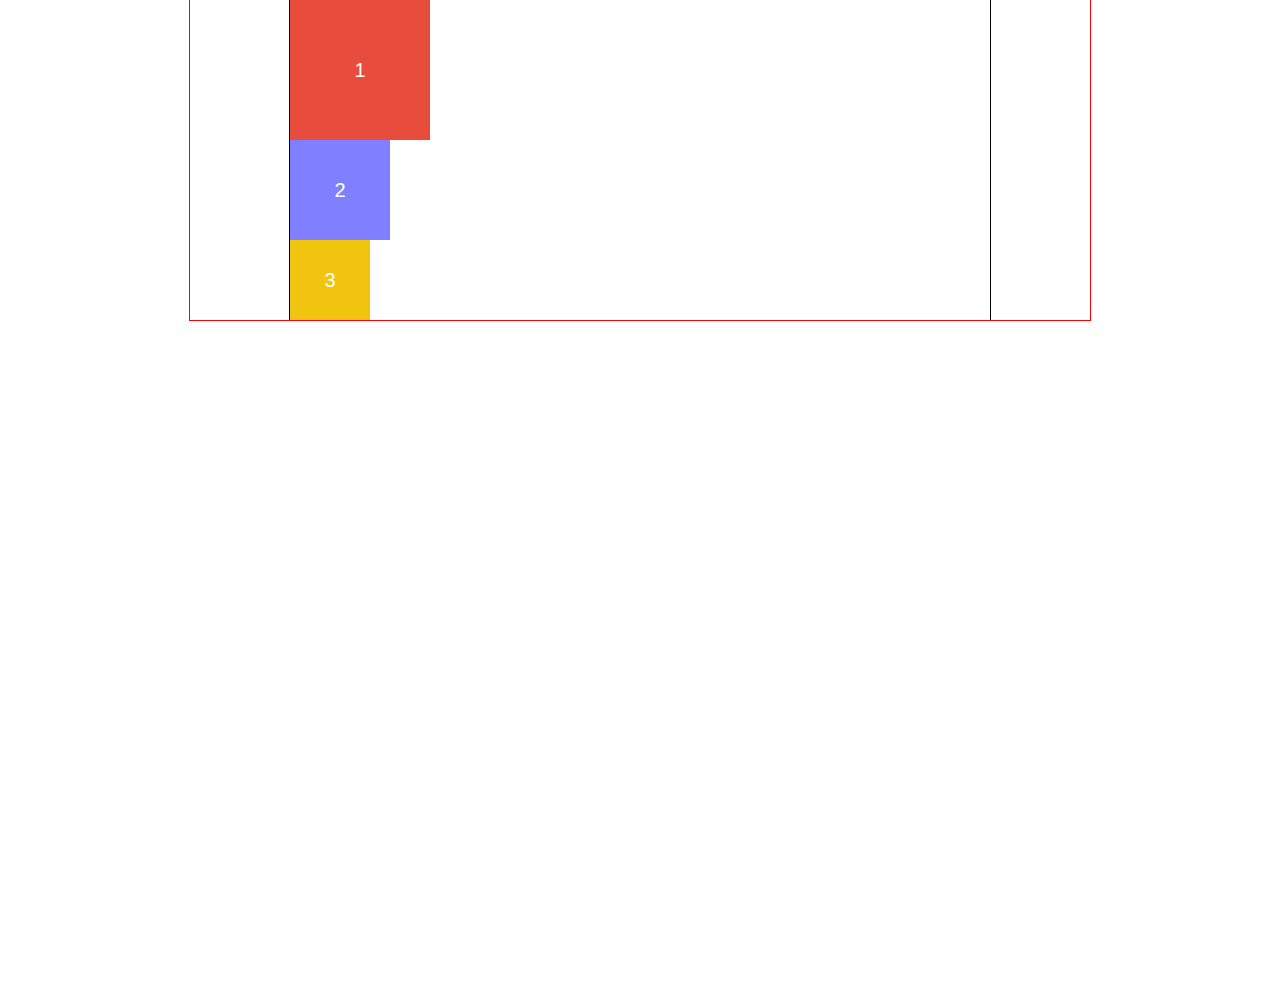
<file: pages/position.html>
<!DOCTYPE html>
<html lang="en">
  <head>
    <meta charset="UTF-8" />
    <meta name="viewport" content="width=device-width, initial-scale=1.0" />
    <title>Position</title>
    <link
      rel="stylesheet"
      href="https://cdn.jsdelivr.net/npm/modern-normalize@1.1.0/modern-normalize.min.css"
    />
    <link rel="stylesheet" href="../css/position.css" />
  </head>
  <body>
    <div class="wrapper">
      <div class="container">
        <div class="box red">1</div>
        <div class="box blue">2</div>
        <div class="box yellow">3</div>
      </div>
    </div>
  </body>
</html>
</file>
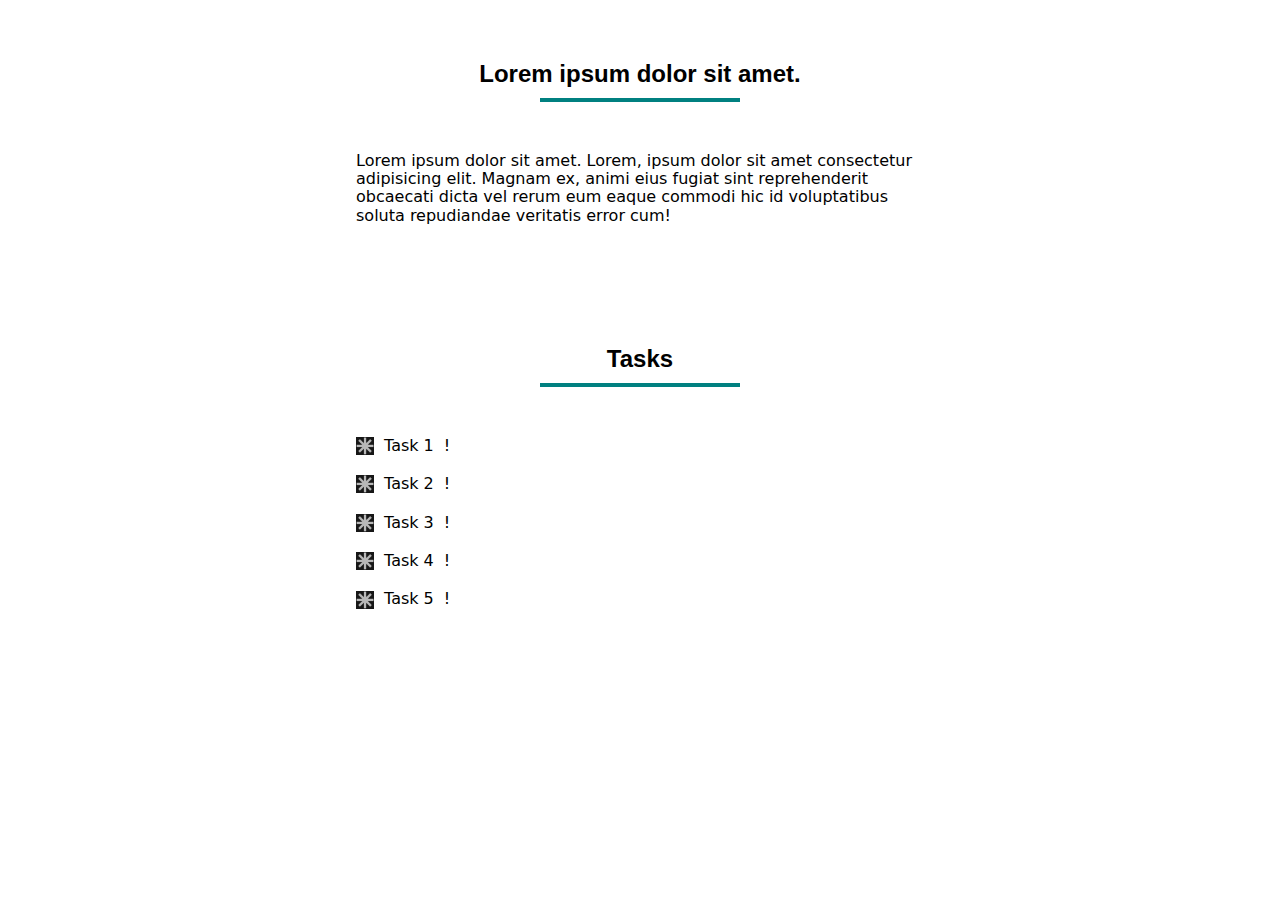
<file: pages/pseudo-elements.html>
<!DOCTYPE html>
<html lang="en">
  <head>
    <meta charset="UTF-8" />
    <meta name="viewport" content="width=device-width, initial-scale=1.0" />
    <title>Pseudo-elements</title>
    <link
      rel="stylesheet"
      href="https://cdn.jsdelivr.net/npm/modern-normalize@1.1.0/modern-normalize.min.css"
    />
    <link rel="stylesheet" href="../css/pseudo-elements.css" />
  </head>
  <body>
    <section class="pseudo-elements section-paddings">
      <div class="container">
        <h2 class="title">
          Lorem ipsum dolor sit amet.
          <!-- <span class="underline"></span> -->
        </h2>
        <p class="description">
          Lorem ipsum dolor sit amet. Lorem, ipsum dolor sit amet consectetur
          adipisicing elit. Magnam ex, animi eius fugiat sint reprehenderit
          obcaecati dicta vel rerum eum eaque commodi hic id voluptatibus soluta
          repudiandae veritatis error cum!
        </p>
      </div>
    </section>
    <section class="pseudo-elements section-paddings">
      <div class="container">
        <h2 class="title">
          Tasks
          <!-- <span class="underline"></span> -->
        </h2>
        <ul class="tasks-list">
          <li class="task">Task 1</li>
          <li class="task">Task 2</li>
          <li class="task">Task 3</li>
          <li class="task">Task 4</li>
          <li class="task">Task 5</li>
        </ul>
      </div>
    </section>
  </body>
</html>
</file>
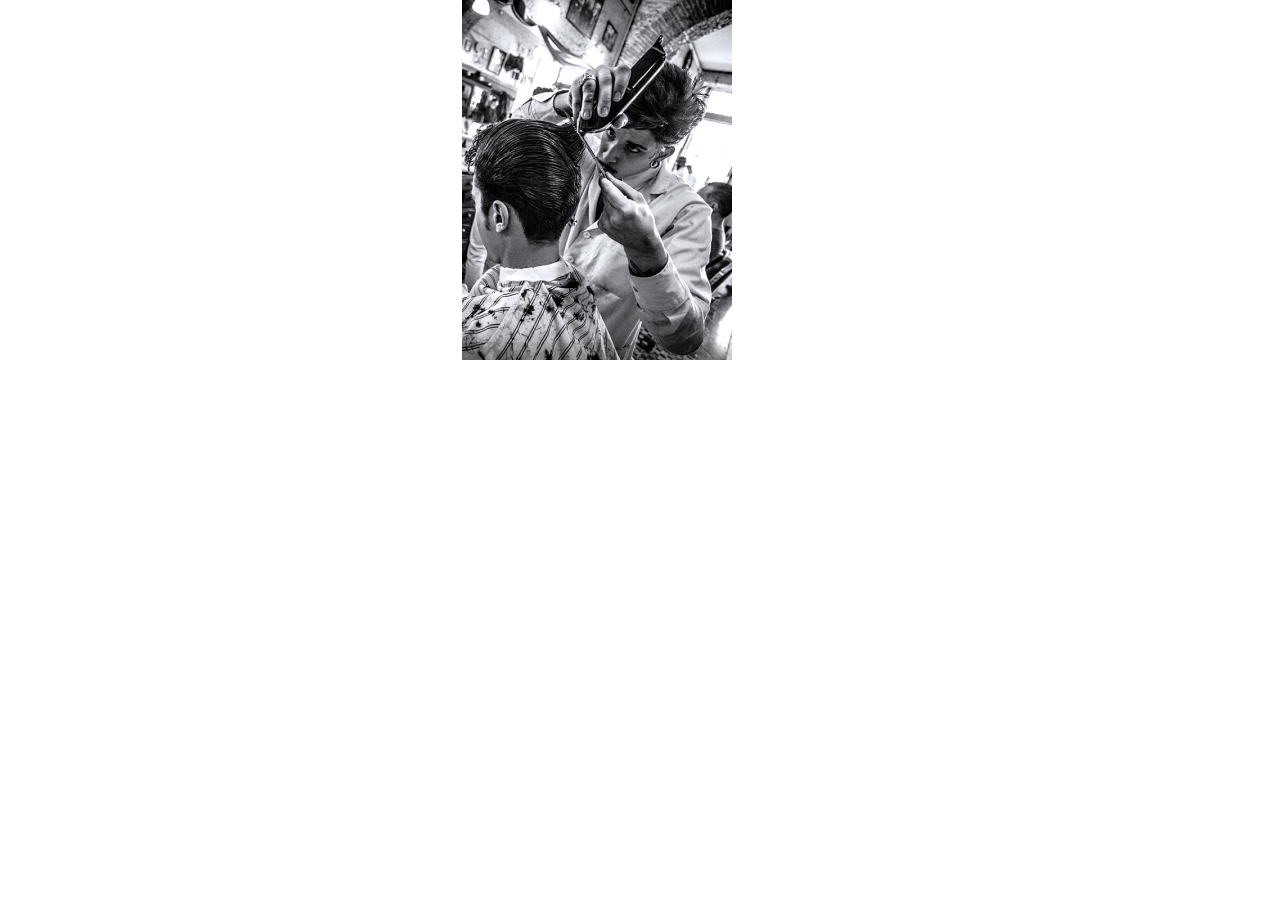
<file: pages/retina-picture.html>
<!DOCTYPE html>
<html lang="en">
  <head>
    <meta charset="UTF-8" />
    <meta name="viewport" content="width=device-width, initial-scale=1.0" />
    <title>Retina picture</title>
    <link
      rel="stylesheet"
      href="https://cdn.jsdelivr.net/npm/modern-normalize@2.0.0/modern-normalize.min.css"
    />
    <link rel="stylesheet" href="../css/common.css" />
    <link rel="stylesheet" href="../css/retina-picture.css" />
  </head>

  <body>
    <div class="container">
      <picture>
        <source
          srcset="
            ../images/retina-picture/img-desktop.jpg    1x,
            ../images/retina-picture/img-desktop@2x.jpg 2x
          "
          media="(min-width: 1200px)"
        />
        <source
          srcset="
            ../images/retina-picture/img-tablet.jpg    1x,
            ../images/retina-picture/img-tablet@2x.jpg 2x
          "
          media="(min-width: 768px)"
        />
        <source
          srcset="
            ../images/retina-picture/img-mobile.jpg    1x,
            ../images/retina-picture/img-mobile@2x.jpg 2x
          "
          media="(max-width: 767px)"
        />

        <img src="../images/retina-picture/img-mobile.jpg" alt="retina image" />
      </picture>
    </div>
  </body>
</html>
</file>
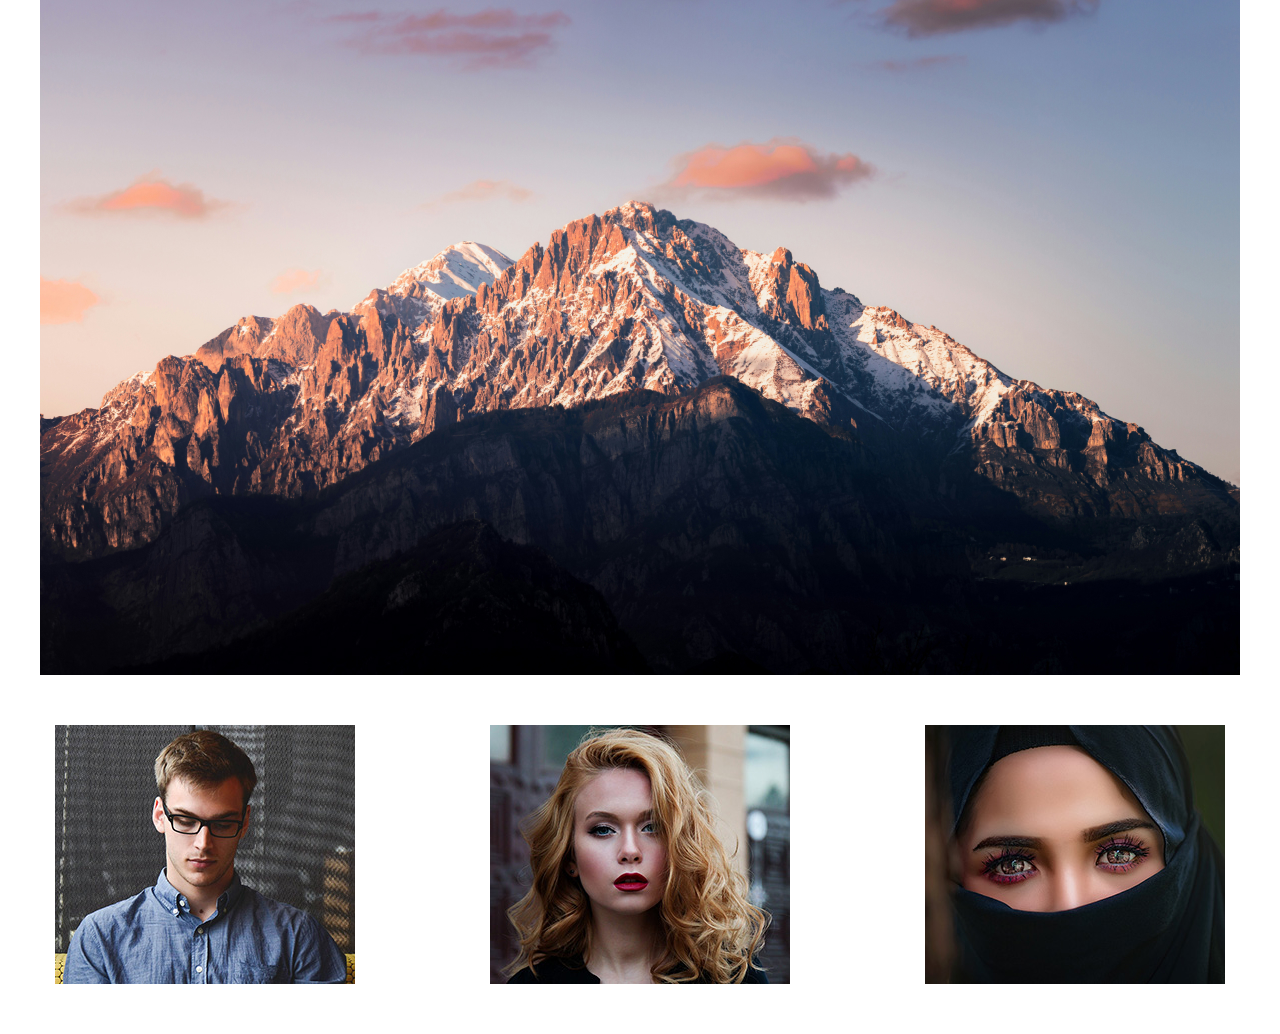
<file: pages/retina.html>
<!DOCTYPE html>
<html lang="en">
  <head>
    <meta charset="UTF-8" />
    <meta name="viewport" content="width=device-width, initial-scale=1.0" />
    <meta http-equiv="X-UA-Compatible" content="ie=edge" />
    <title>Retina images</title>
    <link
      rel="stylesheet"
      href="https://cdn.jsdelivr.net/npm/modern-normalize@2.0.0/modern-normalize.min.css"
    />
    <link rel="stylesheet" href="../css/common.css" />
    <link rel="stylesheet" href="../css/retina.css" />
  </head>

  <body>
    <section class="hero"></section>

    <section class="section">
      <div class="container">
        <ul class="team-list list">
          <li class="team-list__item">
            <img
              srcset="../images/retina/team-1@2x.jpg 2x"
              src="../images/retina/team-1.jpg"
              alt="a member of the team"
              class="team-list__img"
            />
          </li>
          <li class="team-list__item">
            <img
              srcset="../images/retina/team-2@2x.jpg 2x"
              src="../images/retina/team-2.jpg"
              alt="a member of the team"
              class="team-list__img"
            />
          </li>
          <li class="team-list__item">
            <img
              srcset="../images/retina/team-3@2x.jpg 2x"
              src="../images/retina/team-3.jpg"
              alt="a member of the team"
              class="team-list__img"
            />
          </li>
        </ul>
      </div>
    </section>
  </body>
</html>
</file>
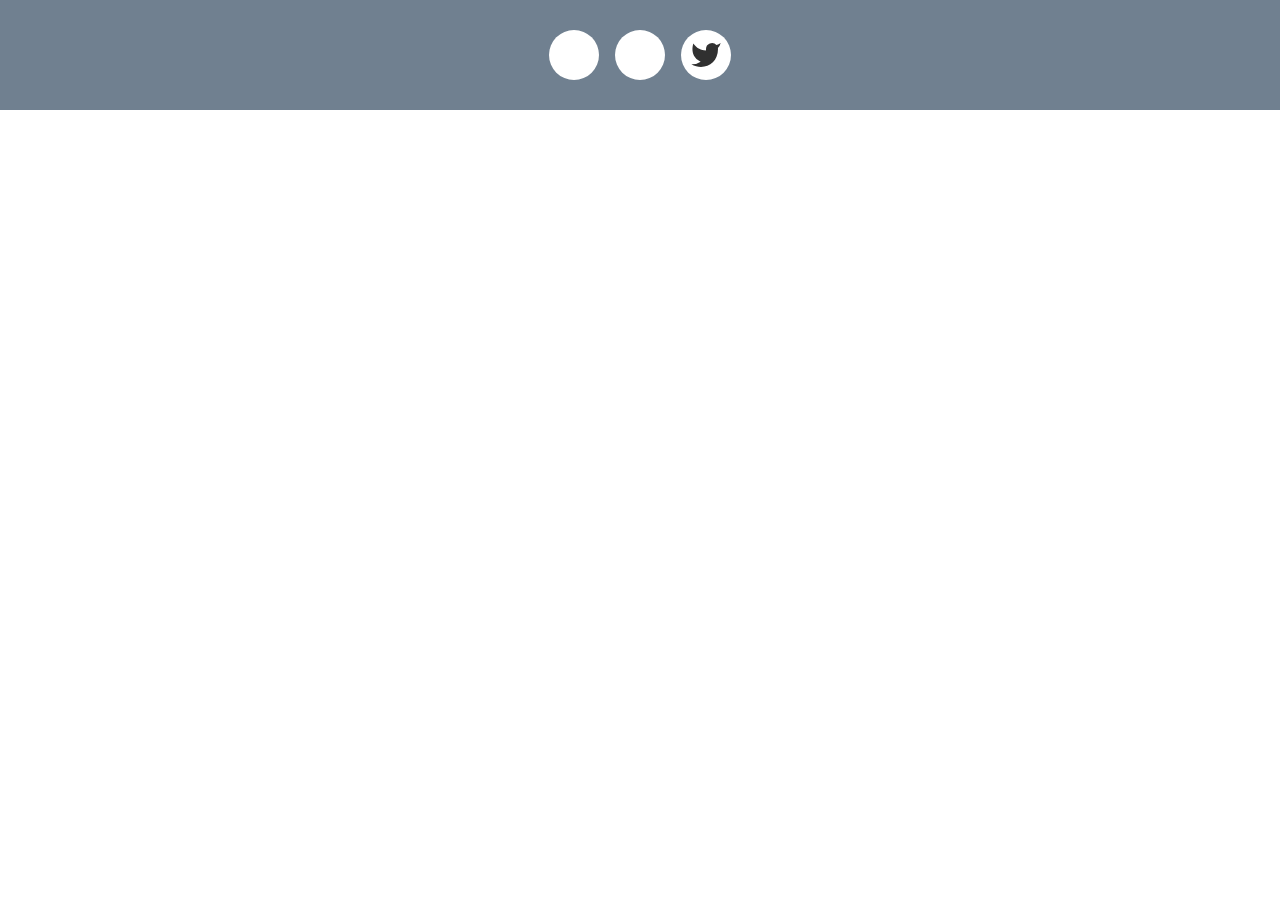
<file: pages/svg.html>
<!DOCTYPE html>
<html lang="en">
  <head>
    <meta charset="UTF-8" />
    <meta name="viewport" content="width=device-width, initial-scale=1.0" />
    <title>Svg</title>
    <link
      rel="stylesheet"
      href="https://cdn.jsdelivr.net/npm/modern-normalize@1.1.0/modern-normalize.min.css"
    />
    <link rel="stylesheet" href="../css/svg.css" />
  </head>
  <body>
    <footer class="footer">
      <div class="container">
        <ul class="social-list list">
          <li class="social-list-item">
            <a href="#" class="social-list-link">
              <svg class="social-list-icon" width="32" height="32">
                <use href="../images/icons/sprite.svg#icon-facebook"></use>
              </svg>
            </a>
          </li>
          <li class="social-list-item">
            <a href="#" class="social-list-link">
              <svg class="social-list-icon" width="32" height="32">
                <use href="../images/icons/sprite.svg#icon-telegram"></use>
              </svg>
            </a>
          </li>
          <li class="social-list-item">
            <a href="#" class="social-list-link">
              <svg class="social-list-icon" width="32" height="32">
                <use href="../images/icons/sprite.svg#icon-twitter"></use>
              </svg>
            </a>
          </li>
        </ul>
      </div>
    </footer>
  </body>
</html>
</file>
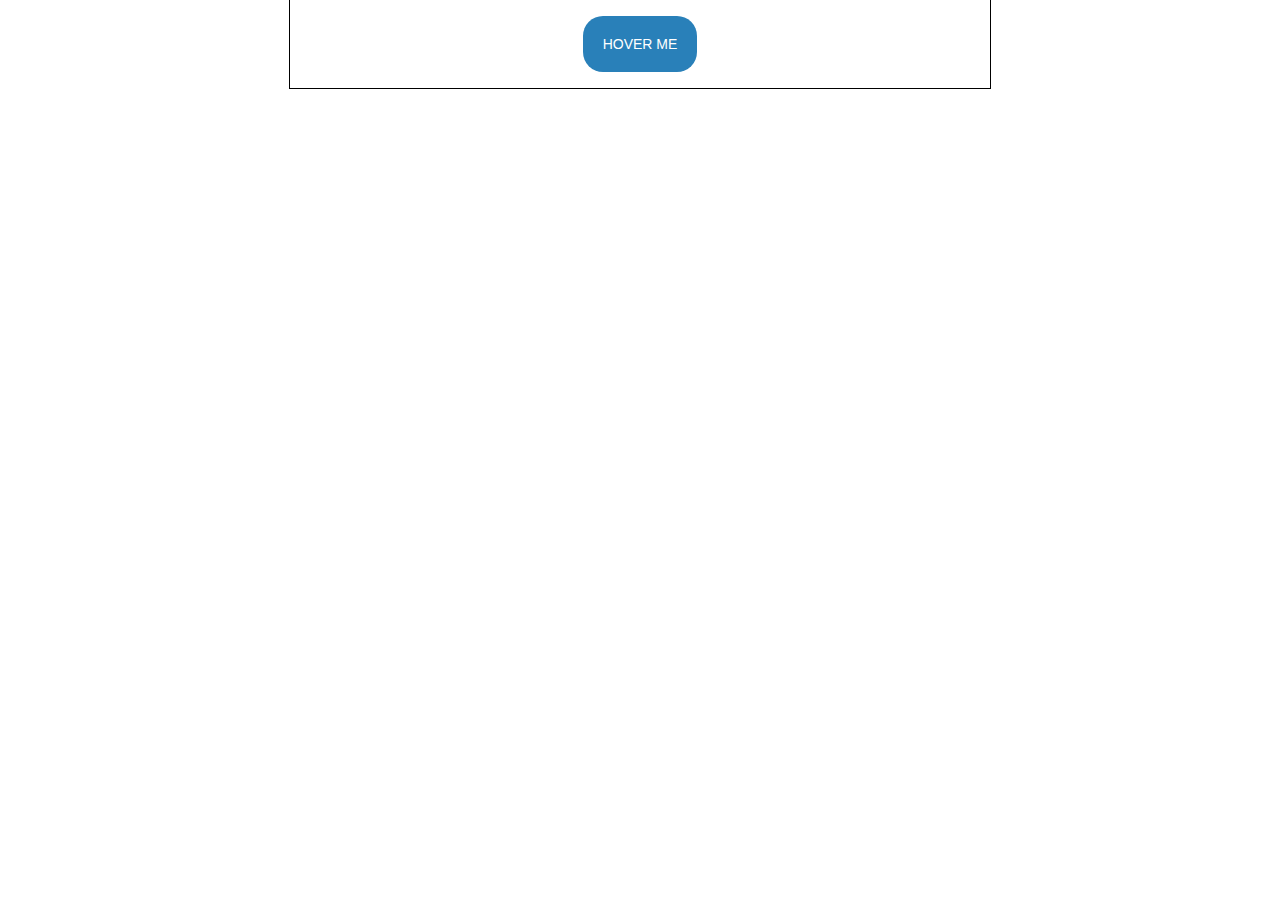
<file: pages/transition.html>
<!DOCTYPE html>
<html lang="en">
  <head>
    <meta charset="UTF-8" />
    <meta name="viewport" content="width=device-width, initial-scale=1.0" />
    <title>Transition</title>
    <link
      rel="stylesheet"
      href="https://cdn.jsdelivr.net/npm/modern-normalize@1.1.0/modern-normalize.min.css"
    />
    <link rel="stylesheet" href="../css/transition.css" />
  </head>
  <body>
    <div class="wrapper">
      <button class="btn">hover me</button>
    </div>
  </body>
</html>
</file>
<file: css/styles.css>
/* =========== Common styles =========== */
h1,
h2,
h3,
h4,
h5,
h6,
p {
  margin-top: 0;
  margin-bottom: 0;
}

ul,
ol {
  margin-top: 0;
  margin-bottom: 0;
  padding-left: 0;
  list-style-type: none;
}

a {
  text-decoration: none;
  color: inherit;
}

button {
  cursor: pointer;
}

img {
  display: block;
}

body {
  font-family: 'Montserrat', sans-serif;
  color: #111111;
  background-color: #fafafa;
}

.accent-color {
  color: #fd9222;
}

.visually-hidden {
  position: absolute;
  width: 1px;
  height: 1px;
  margin: -1px;
  border: 0;
  padding: 0;
  white-space: nowrap;
  clip-path: inset(100%);
  clip: rect(0 0 0 0);
  overflow: hidden;
}

.section-title {
  font-weight: 600;
  font-size: 20px;
  line-height: 1.2;
  letter-spacing: -0.03em;
  text-transform: uppercase;
  text-align: center;
  margin-bottom: 32px;
}

@media only screen and (min-width: 768px) {
  .section-title {
    font-size: 24px;
    line-height: 1.17;
    margin-bottom: 50px;
  }
}

.container {
  max-width: 367px;
  padding-left: 16px;
  padding-right: 16px;
  margin-left: auto;
  margin-right: auto;
}

@media only screen and (min-width: 768px) {
  .container {
    max-width: 736px;
  }
}

@media only screen and (min-width: 1168px) {
  .container {
    max-width: 1168px;
  }
}
/* =========== /Common styles =========== */

/* =========== Page Header styles =========== */
.page-header-container {
  display: flex;
  align-items: center;
  justify-content: space-between;
}

.logo {
  display: flex;
  align-items: center;
  font-weight: 700;
  font-size: 14px;
  line-height: 1.29;
  letter-spacing: -0.03em;
}

.logo-icon {
  margin-left: 4px;
}

.text-italic {
  font-style: italic;
}

@media only screen and (max-width: 767px) {
  .menu,
  .social-list {
    display: none;
  }

  .page-header {
    padding-top: 20px;
    padding-bottom: 14px;
  }

  .menu-open-btn {
    background-color: transparent;
    border: none;
    padding: 0;
    line-height: 0;
    stroke: #111111;
  }
}

@media only screen and (min-width: 768px) {
  .menu,
  .social-list {
    display: flex;
  }

  .menu-open-btn {
    display: none;
  }

  .page-nav {
    display: flex;
    justify-content: space-between;
    align-items: center;
    width: 590px;
  }

  .menu {
    display: flex;
    column-gap: 24px;
  }

  .menu-link {
    display: block;
    padding-top: 32px;
    padding-bottom: 32px;
    font-weight: 500;
    font-size: 14px;
    line-height: 1.14;
    letter-spacing: -0.02em;

    transition: color 250ms linear;
  }

  .menu-link.active {
    position: relative;
    color: #fd9222;
  }

  .menu-link.active::after {
    content: '';
    position: absolute;
    left: 0;
    bottom: 0;
    width: 100%;
    height: 4px;
    border-radius: 2px;
    background-color: #fd9222;
  }

  .menu-link:hover,
  .menu-link:focus {
    color: #fd9222;
  }

  .social-list {
    display: flex;
    column-gap: 18px;
  }

  .social-list-link {
    display: block;
    stroke: #111111;
    transition: stroke 250ms linear;
  }

  .social-list-link:hover,
  .social-list-link:focus {
    stroke: #fd9222;
  }

  .social-list-icon {
    fill: none;
  }
}

@media only screen and (min-width: 1168px) {
  .page-nav {
    width: 980px;
  }

  .logo {
    font-size: 18px;
    line-height: 1.11;
  }
}

/* =========== /Page Header styles =========== */

/* =========== Mobile menu styles =========== */
@media only screen and (max-width: 767px) {
  .mobile-menu {
    position: fixed;
    top: 0;
    left: 0;
    z-index: 9999999999;
    width: 100%;
    height: 100%;
    background-color: #1e1823;

    opacity: 0;
    visibility: hidden;
    transition: opacity 250ms linear, visibility 250ms linear;
  }

  .mobile-menu.is-open {
    opacity: 1;
    visibility: visible;
  }

  .mobile-menu-container {
    position: relative;
  }

  .mobile-menu-close-btn {
    position: absolute;
    top: 20px;
    right: 16px;

    background-color: transparent;
    border: none;
    padding: 0;
    line-height: 0;
    stroke: #ffffff;
  }
}

@media only screen and (min-width: 768px) {
  .mobile-menu {
    display: none;
  }
}
/* =========== /Mobile menu styles =========== */

/* =========== Hero section styles =========== */

/* =========== /Hero section styles =========== */
</file>
<file: css/pseudo.css>
.list {
  list-style: none;
}

.link {
  text-decoration: none;
}

ul,
ol {
  margin-top: 0;
  margin-bottom: 0;
  padding-left: 0;
}

h1,
h2,
h3,
h4,
h5,
h6,
p {
  margin-top: 0;
  margin-bottom: 0;
}

body {
  font-family: sans-serif;
}

.container {
  width: 1200px;
  margin-left: auto;
  margin-right: auto;
  padding-left: 16px;
  padding-right: 16px;
}

.header {
  padding: 50px 0;
}

.navigation-list {
  display: flex;
  justify-content: center;
  column-gap: 30px;
}

.navigation-list-link {
  display: block;
  min-width: 100px;
  text-align: center;
  padding: 12px 10px;
  border-radius: 6px;
  border: 1px solid #000000;
  color: #000000;
}

/* 
  :hover
  :focus
  :active
  :visited
*/

/* .navigation-list-link:hover,
.navigation-list-link:focus {
  color: #ffffff;
  background-color: #000000;
} */

/* .navigation-list-link:active {
  color: teal;
} */

.navigation-list-link:visited {
  color: red;
}

/* 
  ::first-line
  ::first-letter
  ::selection
  */

.description {
  font-size: 18px;
  line-height: 1.2;
}

.description:not(:last-child) {
  margin-bottom: 20px;
}

::selection {
  background-color: yellow;
  color: blue;
}
</file>
<file: css/background.css>
.background {
  width: 900px;
  height: 400px;
  margin: 0 auto;
  padding: 20px;
  border: 10px solid rgba(0, 0, 255, 0.4);
  color: #ffffff;
  background-color: #303030;

  background-image: linear-gradient(
      rgba(48, 48, 48, 0.5),
      rgba(48, 48, 48, 0.5)
    ),
    url('../images/bg.jpg');
  background-repeat: no-repeat;
  background-position: left top;
  background-size: cover;
  background-origin: padding-box;
  background-clip: padding-box;
}
</file>
<file: css/block-model.css>
h1,
h2,
h3,
h4,
h5,
h6,
p {
  margin-top: 0;
  margin-bottom: 0;
}

ul,
ol {
  list-style-type: none;
  margin-top: 0;
  margin-bottom: 0;
  padding-left: 0;
}

a {
  text-decoration: none;
}

button {
  cursor: pointer;
}

img {
  display: block;
}

.container {
  width: 1158px;
  padding-left: 15px;
  padding-right: 15px;
  margin-left: auto;
  margin-right: auto;
}

.section-paddings {
  padding-top: 120px;
  padding-bottom: 120px;
}

.hero {
  background-color: teal;
}

.main-title {
  margin-bottom: 30px;
}

.products-list-item {
  border: 1px solid #000000;
}

/* 
an + b

a - довільне число
n - зміна, яка починається з 0 і постійно збільшується на 1
b - довільне число
*/

/* 
2n + 1 - odd

2 * 0 + 1 = 1;
2 * 1 + 1 = 3;
2 * 2 + 1 = 5;
*/

/* 
2n - even

2 * 0 = 0;
2 * 1 = 2;
2 * 2 = 4;
2 * 3 = 6;
*/

/* 
n + 3

0 + 3 = 3;
1 + 3 = 4;
2 + 3 = 5;
3 + 3 = 6;
*/

/* 
-n + 3

-0 + 3 = 3;
-1 + 3 = 2;
-2 + 3 = 1;
-3 + 3 = 0
*/

.products-list-item:not(:last-child) {
  margin-bottom: 20px;
}

.products-list-item:nth-child(even) .products-list-img {
  border: 4px solid teal;
}
</file>
<file: css/flexbox.css>
h1,
h2,
h3,
h4,
h5,
h6,
p {
  margin-top: 0;
  margin-bottom: 0;
}

ul,
ol {
  padding-left: 0;
  margin-top: 0;
  margin-bottom: 0;
  list-style-type: none;
}

.container {
  width: 1200px;
  padding-left: 16px;
  padding-right: 16px;
  margin-left: auto;
  margin-right: auto;
}

.benefits {
  padding-top: 60px;
  padding-bottom: 60px;
}

.title {
  font-size: 24px;
  font-weight: 600;
  line-height: 1.2;
  letter-spacing: -0.72px;
  text-align: center;
  text-transform: uppercase;
  margin-bottom: 40px;
}

.benefits-list {
  border: 1px solid #000000;
}

.benefits-list-item {
  width: 300px;
  padding: 20px;
  border: 1px solid tomato;
}

.benefits-list-title {
  margin-bottom: 20px;
}
</file>
<file: css/common.css>
h1,
h2,
h3,
h4,
h5,
h6,
p {
  margin-top: 0;
  margin-bottom: 0;
}

ol,
ul {
  margin-top: 0;
  margin-bottom: 0;
  padding-left: 0;
  list-style-type: none;
}

img {
  display: block;
  max-width: 100%;
  height: auto;
}

button {
  cursor: pointer;
}

a {
  text-decoration: none;
}
</file>
<file: css/media.css>
body {
  background-color: teal;
}

/* ========== MIN-WIDTH & MAX-WIDTH ========== */
/* 
400px +
*/
/* @media (min-width: 400px) {
  body {
    background-color: blueviolet;
  }
} */

/* 
768px +
*/
/* @media (min-width: 768px) {
  body {
    background-color: yellowgreen;
  }
} */

/* 
0px - 1023px
*/
/* @media (max-width: 1023px) {
  body {
    background-color: yellowgreen;
  }
} */

/* 
0px - 767px
*/
/* @media (max-width: 767px) {
  body {
    background-color: blueviolet;
  }
} */

/* ========== AND ========== */
/* 
768px + true
0px - 1023px true
*/

/* 768px - 1023px */

/* @media (min-width: 768px) and (max-width: 1023px) {
  body {
    background-color: blueviolet;
  }
} */

/* ========== OR ========== */
/* 
0px - 767px false
1024px + false
*/

/* @media (max-width: 767px), (min-width: 1024px) {
  body {
    background-color: blueviolet;
  }
} */

/* ========== TYPES ========== */
/* 
  all
  screen 
  print
  speech
*/

/* @media only screen and (min-width: 768px) {
  body {
    background-color: blueviolet;
  }
} */

/* @media print {
  .menu,
  .btn {
    display: none;
  }
} */

/* ========== ORIENTATION ========== */
/* @media only screen and (orientation: portrait) {
  body {
    background-color: blueviolet;
  }
}

@media only screen and (orientation: landscape) and (max-width: 767px) {
  body {
    background-color: yellowgreen;
  }
} */
</file>
<file: css/position.css>
body {
  height: 1000px;
}

.wrapper {
  width: 900px;
  margin-left: auto;
  margin-right: auto;
  outline: 1px solid red;
}

.container {
  width: 700px;
  margin-left: auto;
  margin-right: auto;
  outline: 1px solid #000000;
}

.box {
  display: flex;
  justify-content: center;
  align-items: center;
  font-family: sans-serif;
  font-size: 20px;
  color: #ffffff;
}

.red {
  position: sticky;
  top: 0;

  width: 140px;
  height: 140px;
  background-color: #e74c3c;
}

.blue {
  width: 100px;
  height: 100px;
  background-color: rgba(0, 0, 255, 0.5);
}

.yellow {
  width: 80px;
  height: 80px;
  background-color: #f1c40f;
}
</file>
<file: css/pseudo-elements.css>
h1,
h2,
h3,
h4,
h5,
h6,
p {
  margin-top: 0;
  margin-bottom: 0;
}

ul,
ol {
  list-style-type: none;
  margin-top: 0;
  margin-bottom: 0;
  padding-left: 0;
}

a {
  text-decoration: none;
}

.container {
  width: 600px;
  margin-left: auto;
  margin-right: auto;
  padding-left: 16px;
  padding-right: 16px;
}

.section-paddings {
  padding-top: 60px;
  padding-bottom: 60px;
}

.title {
  font-family: sans-serif;
  text-align: center;
  margin-bottom: 50px;
}

/* .title::before {
  content: '1. ';
} */

.title::after {
  content: '';
  display: block;
  width: 200px;
  height: 4px;
  margin-left: auto;
  margin-right: auto;
  margin-top: 10px;
  background-color: teal;
}

/* 
.underline {
  display: block;
  width: 200px;
  height: 4px;
  margin-left: auto;
  margin-right: auto;
  margin-top: 10px;
  background-color: teal;
} */

.task {
  display: flex;
  align-items: center;
  column-gap: 10px;
}

.task::before {
  content: '';
  display: block;
  width: 18px;
  height: 18px;
  background-image: url('../images/pattern-bg.jpg');
}

.task::after {
  content: '!';
}

.task:not(:last-child) {
  margin-bottom: 20px;
}
</file>
<file: css/retina-picture.css>
.container {
  max-width: 418px;
  padding-left: 31px;
  padding-right: 31px;
  margin-left: auto;
  margin-right: auto;
}
</file>
<file: css/retina.css>
.container {
  max-width: 1200px;
  margin-left: auto;
  margin-right: auto;
  padding-left: 15px;
  padding-right: 15px;
}

body {
  height: 100vh;
}

/* 
1x - 96dpi
2x - 192dpi
3x - 288dpi
*/

.hero {
  max-width: 375px;
  min-height: 211px;
  margin-left: auto;
  margin-right: auto;

  background-image: url('../images/retina/bg-mobile.jpg');
  background-size: cover;
}

@media only screen and (min-resolution: 192dpi) and (max-width: 767px) {
  .hero {
    background-image: url('../images/retina/bg-mobile@2x.jpg');
  }
}

@media only screen and (min-width: 768px) {
  .hero {
    max-width: 768px;
    min-height: 432px;

    background-image: url('../images/retina/bg-tablet.jpg');
  }
}

@media only screen and (min-resolution: 192dpi) and (min-width: 768px) {
  .hero {
    background-image: url('../images/retina/bg-tablet@2x.jpg');
  }
}

@media only screen and (min-width: 1200px) {
  .hero {
    max-width: 1200px;
    min-height: 675px;

    background-image: url('../images/retina/bg-desktop.jpg');
  }
}

@media only screen and (min-resolution: 192dpi) and (min-width: 1200px) {
  .hero {
    background-image: url('../images/retina/bg-desktop@2x.jpg');
  }
}

/* .hero {
  max-width: 1200px;
  min-height: 675px;
  margin-left: auto;
  margin-right: auto;

  background-image: url('../images/retina/bg-desktop.jpg');
  background-size: cover;
} */

.section {
  padding: 50px 0;
}

.team-list {
  display: flex;
  justify-content: space-between;
}
</file>
<file: css/svg.css>
ul,
ol {
  margin-top: 0;
  margin-bottom: 0;
  padding-left: 0;
  list-style-type: none;
}

a {
  text-decoration: none;
}

.container {
  width: 950px;
  margin-left: auto;
  margin-right: auto;
  padding-left: 16px;
  padding-right: 16px;
}

.footer {
  background-color: slategray;
  padding: 30px 0;
}

.social-list {
  display: flex;
  justify-content: center;
  column-gap: 16px;
}

.social-list-link {
  display: flex;
  justify-content: center;
  align-items: center;
  width: 50px;
  height: 50px;
  border-radius: 50%;
  background-color: #ffffff;

  fill: #303030;
}

.social-list-link:hover,
.social-list-link:focus {
  background-color: #303030;
  fill: #ffffff;
}
</file>
<file: css/transition.css>
.wrapper {
  width: 700px;
  margin-left: auto;
  margin-right: auto;
  padding: 16px;
  outline: 1px solid #000000;
}

.btn {
  display: block;
  padding: 20px 20px;
  font-family: sans-serif;
  font-size: 14px;
  text-transform: uppercase;
  border: none;
  border-radius: 20px;
  cursor: pointer;
  margin: 0 auto;
  color: #ffffff;

  /* transition-property: background-color;
  transition-duration: 2000ms;
  transition-timing-function: linear;
  transition-delay: 0ms; */
  transition: background-color 500ms linear, color 1000ms linear;

  background-color: #2980b9;
}

.btn:hover,
.btn:focus {
  background-color: #e74c3c;
  color: teal;
}
</file>
